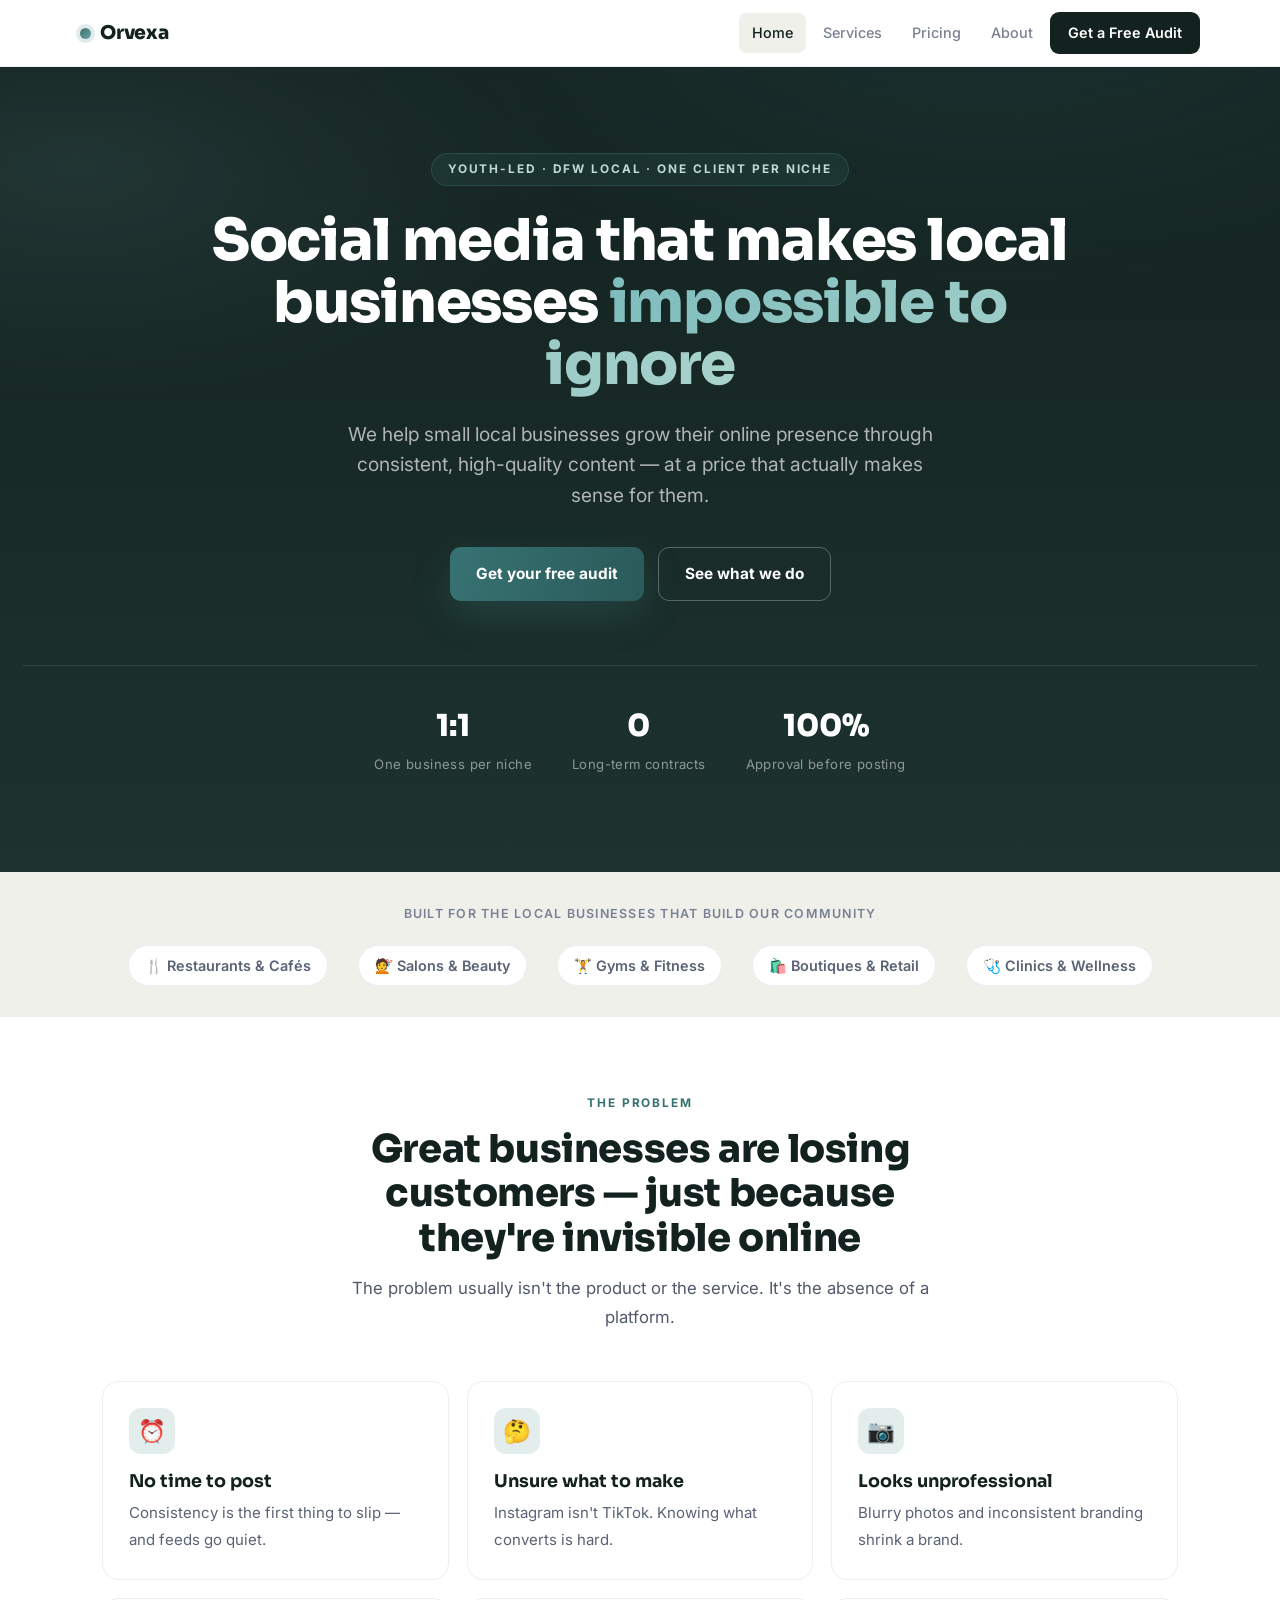
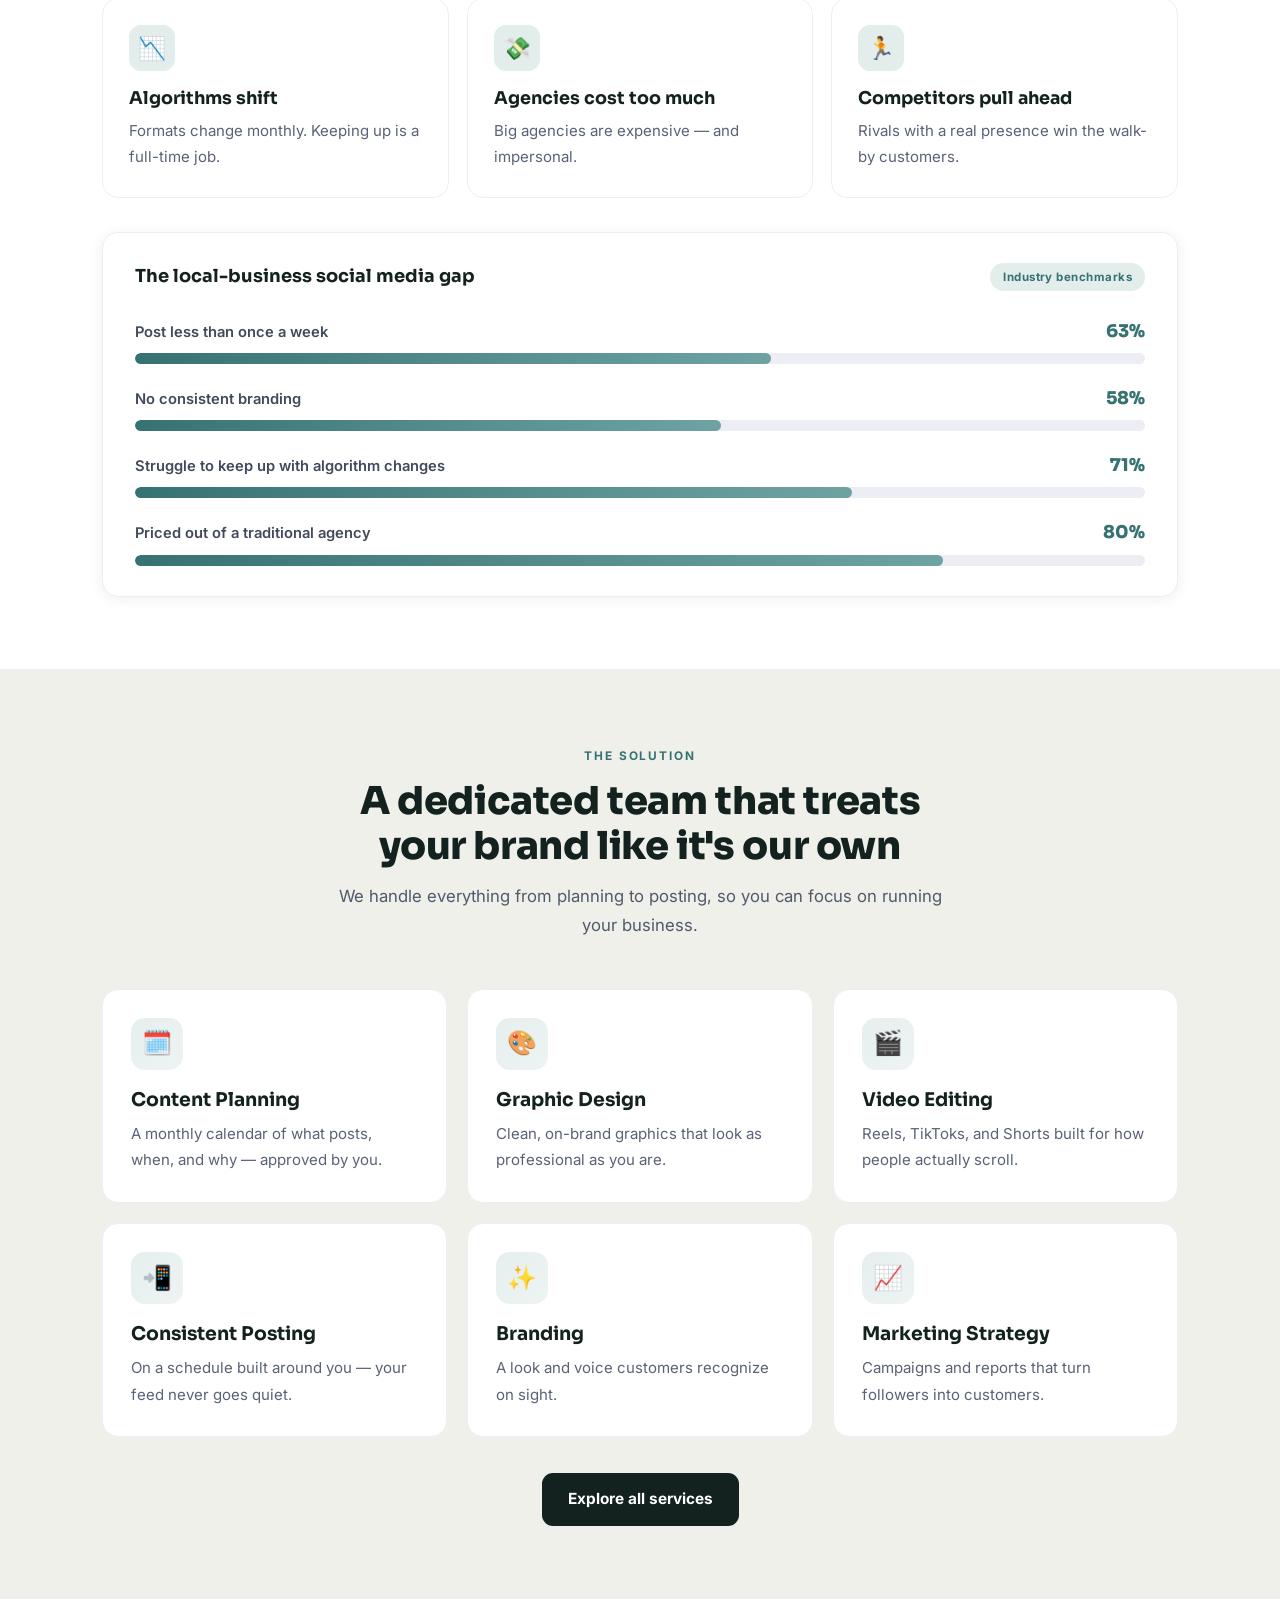
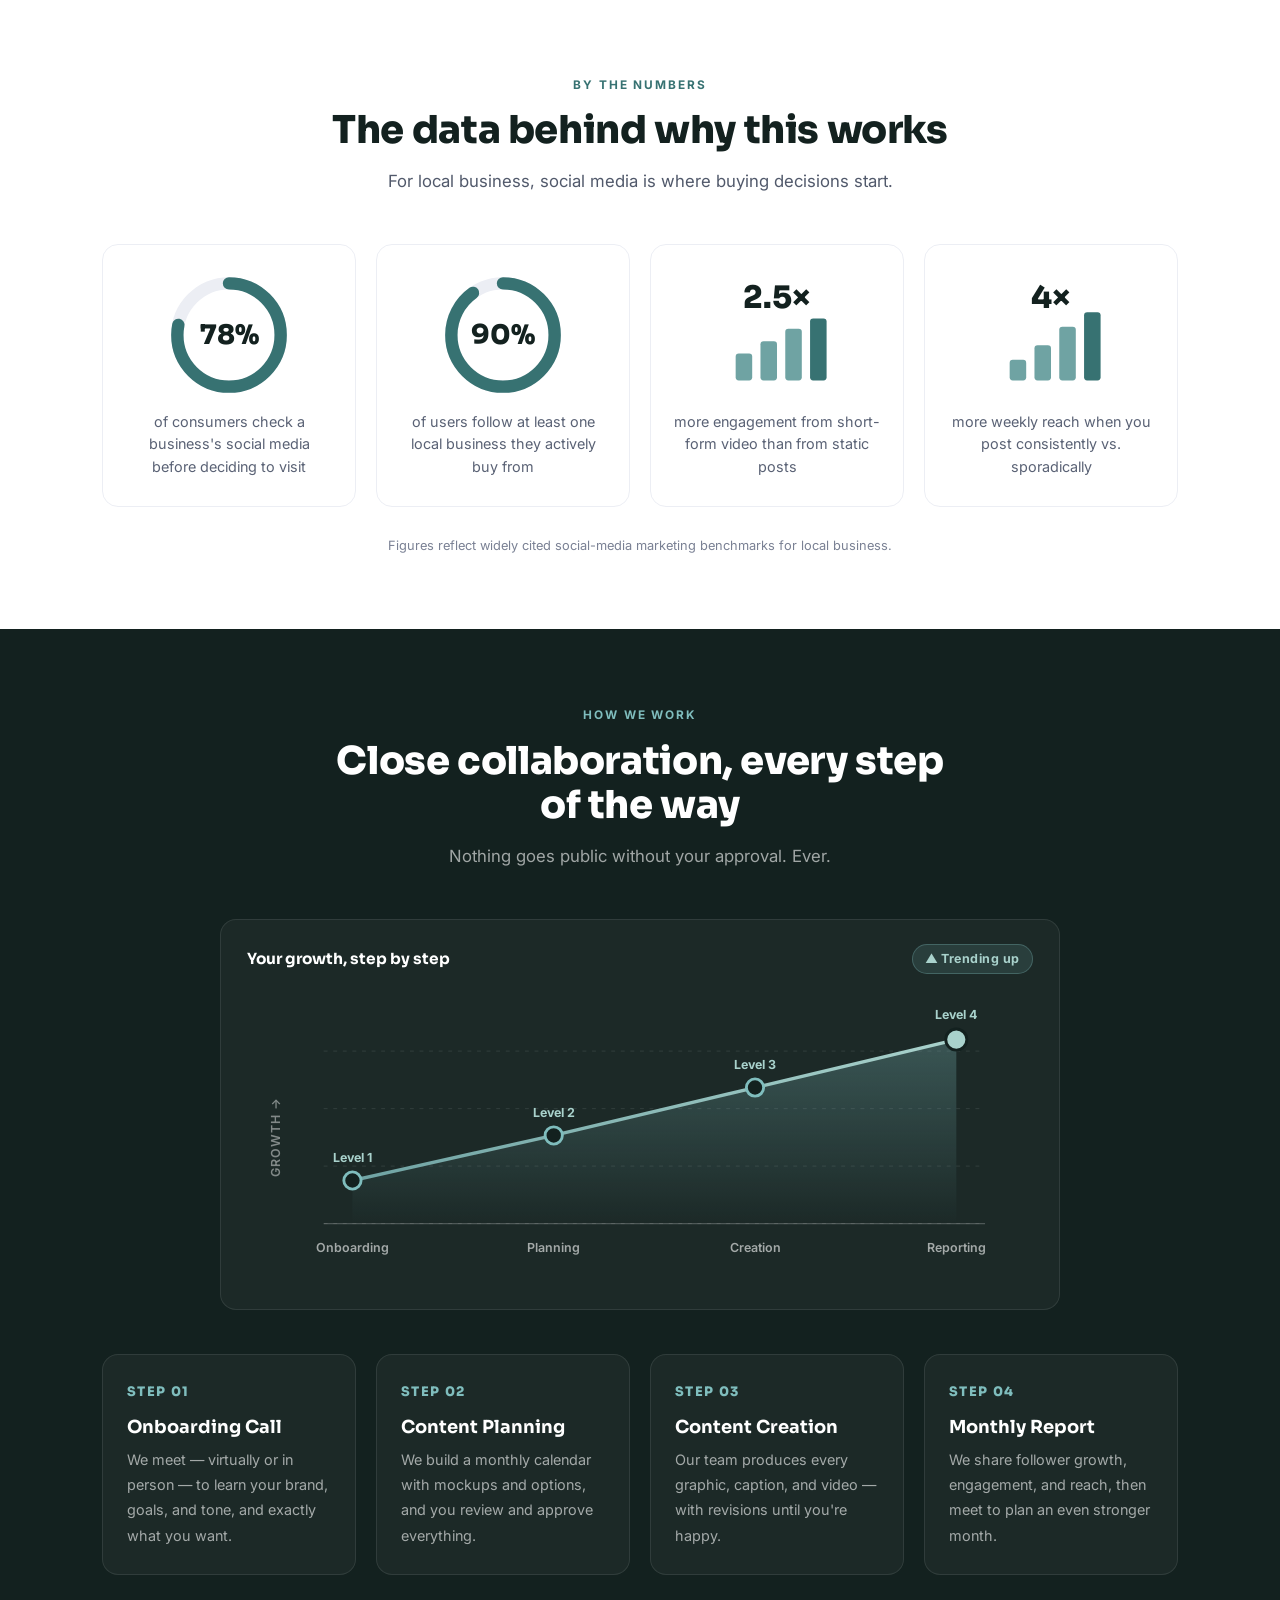
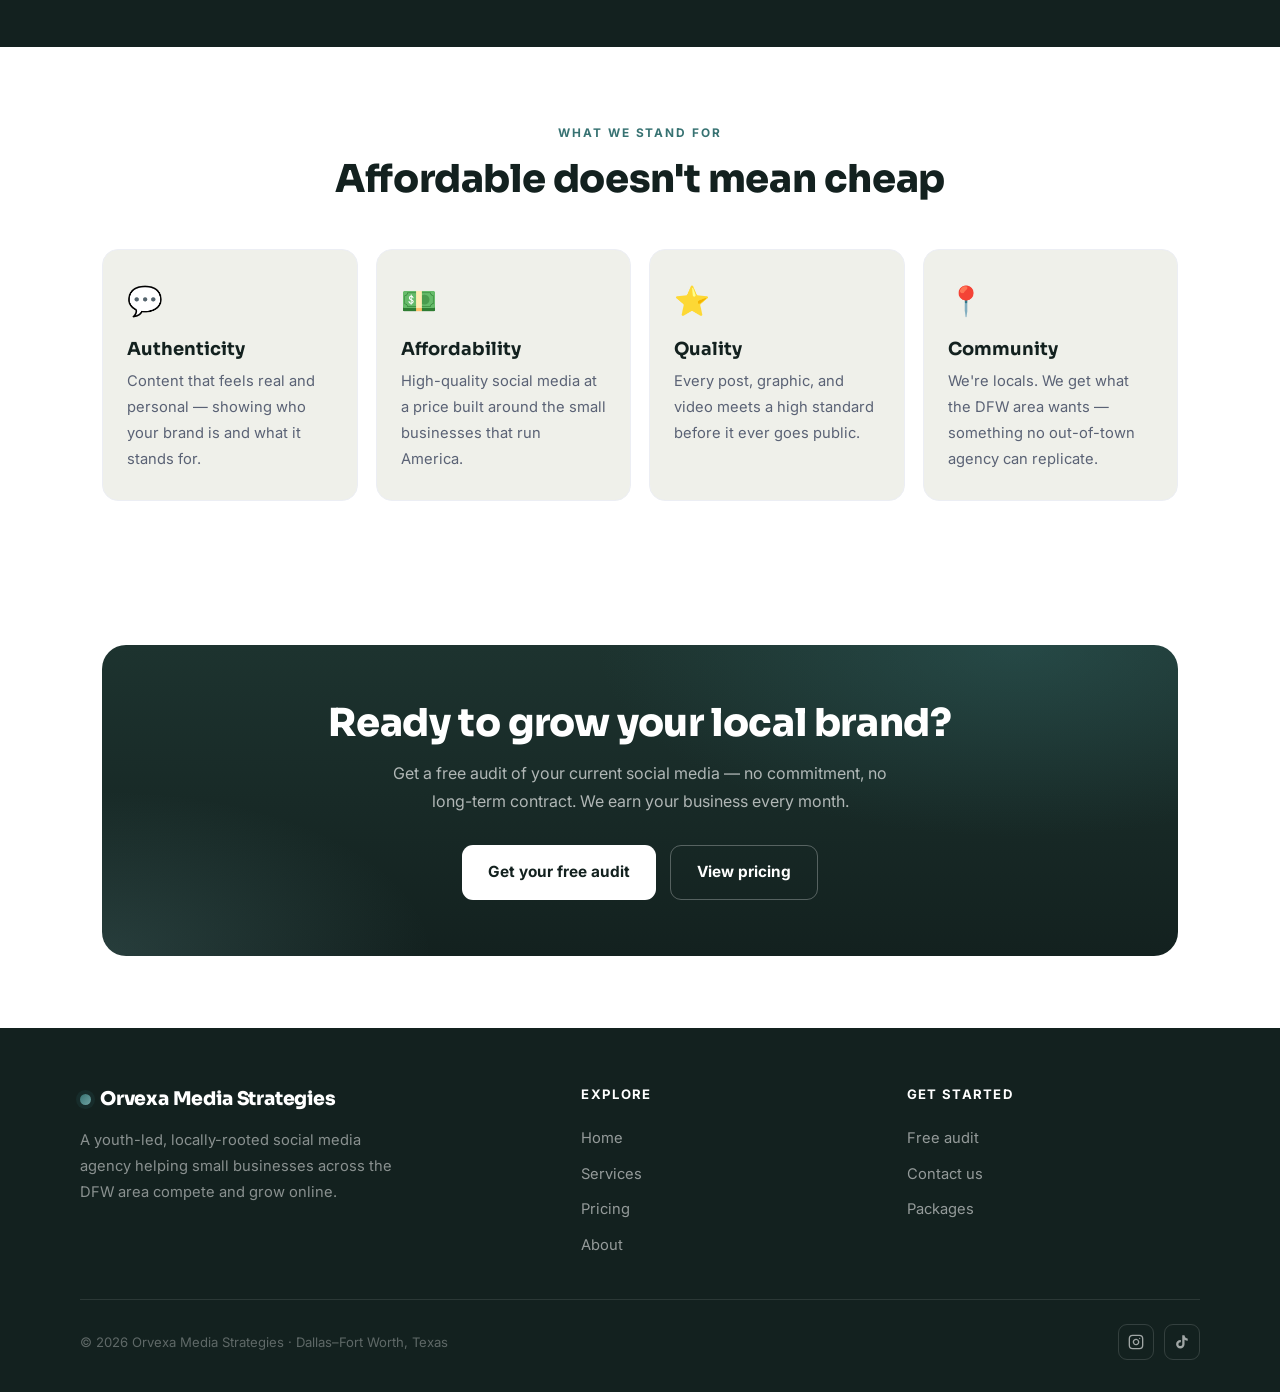
<file: index.html>
<!DOCTYPE html>
<html lang="en">
<head>
  <meta charset="UTF-8" />
  <meta name="viewport" content="width=device-width, initial-scale=1.0" />
  <title>Orvexa Media Strategies — Social media growth for local businesses</title>
  <meta name="description" content="Orvexa Media Strategies is a youth-led, locally-rooted social media agency in the DFW area. Affordable, high-quality content, branding, and marketing for small local businesses." />
  <link rel="stylesheet" href="css/styles.css" />
</head>
<body>

  <!-- NAV -->
  <nav class="nav">
    <div class="nav__inner">
      <a href="index.html" class="nav__logo"><span class="dot"></span>Orvexa</a>
      <div class="nav__links">
        <a href="index.html">Home</a>
        <a href="services.html">Services</a>
        <a href="pricing.html">Pricing</a>
        <a href="about.html">About</a>
        <a href="contact.html" class="nav__cta">Get a Free Audit</a>
      </div>
      <button class="nav__hamburger" aria-label="Menu"><span></span><span></span><span></span></button>
    </div>
    <div class="nav__mobile">
      <a href="index.html">Home</a>
      <a href="services.html">Services</a>
      <a href="pricing.html">Pricing</a>
      <a href="about.html">About</a>
      <a href="contact.html" class="nav__cta">Get a Free Audit</a>
    </div>
  </nav>

  <!-- HERO -->
  <header class="hero">
    <div class="hero__eyebrow">Youth-led · DFW local · One client per niche</div>
    <h1>Social media that makes local businesses <span>impossible to ignore</span></h1>
    <p class="hero__tagline">We help small local businesses grow their online presence through consistent, high-quality content — at a price that actually makes sense for them.</p>
    <div class="hero__actions">
      <a href="contact.html" class="btn btn--primary">Get your free audit</a>
      <a href="services.html" class="btn btn--ghost">See what we do</a>
    </div>
    <div class="hero__stats">
      <div class="hero__stat"><strong>1:1</strong><span>One business per niche</span></div>
      <div class="hero__stat"><strong>0</strong><span>Long-term contracts</span></div>
      <div class="hero__stat"><strong>100%</strong><span>Approval before posting</span></div>
    </div>
  </header>

  <!-- TRUST STRIP -->
  <section class="trust">
    <p class="trust__label">Built for the local businesses that build our community</p>
    <div class="trust__row">
      <span class="trust__pill">🍴 Restaurants &amp; Cafés</span>
      <span class="trust__pill">💇 Salons &amp; Beauty</span>
      <span class="trust__pill">🏋️ Gyms &amp; Fitness</span>
      <span class="trust__pill">🛍️ Boutiques &amp; Retail</span>
      <span class="trust__pill">🩺 Clinics &amp; Wellness</span>
    </div>
  </section>

  <!-- PROBLEM -->
  <section class="section">
    <div class="container">
      <div class="section-head">
        <span class="eyebrow">The problem</span>
        <h2>Great businesses are losing customers — just because they're invisible online</h2>
        <p>The problem usually isn't the product or the service. It's the absence of a platform.</p>
      </div>
      <div class="problem-grid">
        <div class="problem-card reveal">
          <div class="problem-card__icon">⏰</div>
          <h3>No time to post</h3>
          <p>Consistency is the first thing to slip — and feeds go quiet.</p>
        </div>
        <div class="problem-card reveal" data-delay="60">
          <div class="problem-card__icon">🤔</div>
          <h3>Unsure what to make</h3>
          <p>Instagram isn't TikTok. Knowing what converts is hard.</p>
        </div>
        <div class="problem-card reveal" data-delay="120">
          <div class="problem-card__icon">📷</div>
          <h3>Looks unprofessional</h3>
          <p>Blurry photos and inconsistent branding shrink a brand.</p>
        </div>
        <div class="problem-card reveal">
          <div class="problem-card__icon">📉</div>
          <h3>Algorithms shift</h3>
          <p>Formats change monthly. Keeping up is a full-time job.</p>
        </div>
        <div class="problem-card reveal" data-delay="60">
          <div class="problem-card__icon">💸</div>
          <h3>Agencies cost too much</h3>
          <p>Big agencies are expensive — and impersonal.</p>
        </div>
        <div class="problem-card reveal" data-delay="120">
          <div class="problem-card__icon">🏃</div>
          <h3>Competitors pull ahead</h3>
          <p>Rivals with a real presence win the walk-by customers.</p>
        </div>
      </div>

      <div class="stat-panel reveal">
        <div class="stat-panel__head">
          <h3>The local-business social media gap</h3>
          <span class="stat-panel__tag">Industry benchmarks</span>
        </div>
        <div class="bar-row">
          <div class="bar-row__top"><span class="bar-row__label">Post less than once a week</span><span class="bar-row__val">63%</span></div>
          <div class="bar-row__track"><div class="bar-row__fill" style="width:63%"></div></div>
        </div>
        <div class="bar-row">
          <div class="bar-row__top"><span class="bar-row__label">No consistent branding</span><span class="bar-row__val">58%</span></div>
          <div class="bar-row__track"><div class="bar-row__fill" style="width:58%"></div></div>
        </div>
        <div class="bar-row">
          <div class="bar-row__top"><span class="bar-row__label">Struggle to keep up with algorithm changes</span><span class="bar-row__val">71%</span></div>
          <div class="bar-row__track"><div class="bar-row__fill" style="width:71%"></div></div>
        </div>
        <div class="bar-row">
          <div class="bar-row__top"><span class="bar-row__label">Priced out of a traditional agency</span><span class="bar-row__val">80%</span></div>
          <div class="bar-row__track"><div class="bar-row__fill" style="width:80%"></div></div>
        </div>
      </div>
    </div>
  </section>

  <!-- SOLUTION / SERVICES -->
  <section class="section" style="background: var(--gray-1); border-top: 1px solid var(--gray-2); border-bottom: 1px solid var(--gray-2);">
    <div class="container">
      <div class="section-head">
        <span class="eyebrow">The solution</span>
        <h2>A dedicated team that treats your brand like it's our own</h2>
        <p>We handle everything from planning to posting, so you can focus on running your business.</p>
      </div>
      <div class="services-grid">
        <div class="service-card reveal">
          <div class="service-card__icon">🗓️</div>
          <h3>Content Planning</h3>
          <p>A monthly calendar of what posts, when, and why — approved by you.</p>
        </div>
        <div class="service-card reveal" data-delay="60">
          <div class="service-card__icon">🎨</div>
          <h3>Graphic Design</h3>
          <p>Clean, on-brand graphics that look as professional as you are.</p>
        </div>
        <div class="service-card reveal" data-delay="120">
          <div class="service-card__icon">🎬</div>
          <h3>Video Editing</h3>
          <p>Reels, TikToks, and Shorts built for how people actually scroll.</p>
        </div>
        <div class="service-card reveal">
          <div class="service-card__icon">📲</div>
          <h3>Consistent Posting</h3>
          <p>On a schedule built around you — your feed never goes quiet.</p>
        </div>
        <div class="service-card reveal" data-delay="60">
          <div class="service-card__icon">✨</div>
          <h3>Branding</h3>
          <p>A look and voice customers recognize on sight.</p>
        </div>
        <div class="service-card reveal" data-delay="120">
          <div class="service-card__icon">📈</div>
          <h3>Marketing Strategy</h3>
          <p>Campaigns and reports that turn followers into customers.</p>
        </div>
      </div>
      <div class="center" style="margin-top:36px;">
        <a href="services.html" class="btn btn--dark">Explore all services</a>
      </div>
    </div>
  </section>

  <!-- BY THE NUMBERS -->
  <section class="section">
    <div class="container">
      <div class="section-head">
        <span class="eyebrow">By the numbers</span>
        <h2>The data behind why this works</h2>
        <p>For local business, social media is where buying decisions start.</p>
      </div>
      <div class="metric-grid">

        <div class="metric-card reveal">
          <div class="metric-card__viz">
            <svg viewBox="0 0 120 120" role="img" aria-label="78 percent">
              <circle class="ring-track" cx="60" cy="60" r="50" fill="none" stroke-width="12" />
              <circle class="ring-val" cx="60" cy="60" r="50" fill="none" stroke-width="12" stroke-linecap="round" stroke-dasharray="314.159" stroke-dashoffset="69.1" transform="rotate(-90 60 60)" />
              <text class="ring-text" x="60" y="69" text-anchor="middle" font-size="26">78%</text>
            </svg>
          </div>
          <p>of consumers check a business's social media before deciding to visit</p>
        </div>

        <div class="metric-card reveal" data-delay="60">
          <div class="metric-card__viz">
            <svg viewBox="0 0 120 120" role="img" aria-label="90 percent">
              <circle class="ring-track" cx="60" cy="60" r="50" fill="none" stroke-width="12" />
              <circle class="ring-val" cx="60" cy="60" r="50" fill="none" stroke-width="12" stroke-linecap="round" stroke-dasharray="314.159" stroke-dashoffset="31.4" transform="rotate(-90 60 60)" />
              <text class="ring-text" x="60" y="69" text-anchor="middle" font-size="26">90%</text>
            </svg>
          </div>
          <p>of users follow at least one local business they actively buy from</p>
        </div>

        <div class="metric-card reveal" data-delay="120">
          <div class="metric-card__viz">
            <svg viewBox="0 0 120 120" role="img" aria-label="2.5 times more engagement">
              <text class="ring-text" x="60" y="34" text-anchor="middle" font-size="30">2.5×</text>
              <g>
                <rect x="20" y="78" width="16" height="26" rx="3" fill="var(--cyan)" />
                <rect x="44" y="66" width="16" height="38" rx="3" fill="var(--cyan)" />
                <rect x="68" y="54" width="16" height="50" rx="3" fill="var(--cyan)" />
                <rect x="92" y="44" width="16" height="60" rx="3" fill="var(--violet)" />
              </g>
            </svg>
          </div>
          <p>more engagement from short-form video than from static posts</p>
        </div>

        <div class="metric-card reveal" data-delay="180">
          <div class="metric-card__viz">
            <svg viewBox="0 0 120 120" role="img" aria-label="4 times more reach">
              <text class="ring-text" x="60" y="34" text-anchor="middle" font-size="30">4×</text>
              <g>
                <rect x="20" y="84" width="16" height="20" rx="3" fill="var(--cyan)" />
                <rect x="44" y="70" width="16" height="34" rx="3" fill="var(--cyan)" />
                <rect x="68" y="52" width="16" height="52" rx="3" fill="var(--cyan)" />
                <rect x="92" y="38" width="16" height="66" rx="3" fill="var(--violet)" />
              </g>
            </svg>
          </div>
          <p>more weekly reach when you post consistently vs. sporadically</p>
        </div>

      </div>
      <p class="metric-note">Figures reflect widely cited social-media marketing benchmarks for local business.</p>
    </div>
  </section>

  <!-- PROCESS -->
  <section class="section process">
    <div class="container">
      <div class="section-head">
        <span class="eyebrow" style="color:#7FBDBD;">How we work</span>
        <h2>Close collaboration, every step of the way</h2>
        <p>Nothing goes public without your approval. Ever.</p>
      </div>

      <div class="process-chart reveal">
        <div class="process-chart__caption">
          <span>Your growth, step by step</span>
          <span class="process-chart__trend">▲ Trending up</span>
        </div>
        <svg viewBox="0 0 820 320" role="img" aria-label="Line graph showing steady growth rising across the four steps">
          <defs>
            <linearGradient id="pcArea" x1="0" y1="0" x2="0" y2="1">
              <stop offset="0%" stop-color="#7FBDBD" stop-opacity="0.30" />
              <stop offset="100%" stop-color="#7FBDBD" stop-opacity="0" />
            </linearGradient>
            <linearGradient id="pcLine" x1="0" y1="0" x2="1" y2="0">
              <stop offset="0%" stop-color="#6FA3A3" />
              <stop offset="100%" stop-color="#A9D2CC" />
            </linearGradient>
          </defs>

          <!-- horizontal level gridlines -->
          <g stroke="rgba(255,255,255,.10)" stroke-width="1" stroke-dasharray="4 6">
            <line x1="80" y1="70"  x2="770" y2="70" />
            <line x1="80" y1="130" x2="770" y2="130" />
            <line x1="80" y1="190" x2="770" y2="190" />
            <line x1="80" y1="250" x2="770" y2="250" />
          </g>

          <!-- baseline axis -->
          <line x1="80" y1="250" x2="770" y2="250" stroke="rgba(255,255,255,.22)" stroke-width="1.5" />

          <!-- y-axis growth label -->
          <text x="34" y="160" fill="rgba(255,255,255,.45)" font-size="13" font-weight="600" letter-spacing="1" transform="rotate(-90 34 160)" text-anchor="middle">GROWTH →</text>

          <!-- area under the line -->
          <path d="M110,205 L320,158 L530,108 L740,58 L740,250 L110,250 Z" fill="url(#pcArea)" />

          <!-- the rising line -->
          <polyline points="110,205 320,158 530,108 740,58" fill="none" stroke="url(#pcLine)" stroke-width="3.5" stroke-linecap="round" stroke-linejoin="round" />

          <!-- data points -->
          <g>
            <circle cx="110" cy="205" r="9" fill="#13211F" stroke="#7FBDBD" stroke-width="3" />
            <circle cx="320" cy="158" r="9" fill="#13211F" stroke="#7FBDBD" stroke-width="3" />
            <circle cx="530" cy="108" r="9" fill="#13211F" stroke="#7FBDBD" stroke-width="3" />
            <circle cx="740" cy="58"  r="11" fill="#A9D2CC" stroke="#13211F" stroke-width="3" />
          </g>

          <!-- level labels above each point -->
          <g fill="#A9D2CC" font-size="13" font-weight="700" text-anchor="middle">
            <text x="110" y="186">Level 1</text>
            <text x="320" y="139">Level 2</text>
            <text x="530" y="89">Level 3</text>
            <text x="740" y="36">Level 4</text>
          </g>

          <!-- step labels below baseline -->
          <g fill="rgba(255,255,255,.6)" font-size="13" font-weight="600" text-anchor="middle">
            <text x="110" y="280">Onboarding</text>
            <text x="320" y="280">Planning</text>
            <text x="530" y="280">Creation</text>
            <text x="740" y="280">Reporting</text>
          </g>
        </svg>
      </div>

      <div class="process-grid">
        <div class="process-step reveal">
          <div class="process-step__num">STEP 01</div>
          <h3>Onboarding Call</h3>
          <p>We meet — virtually or in person — to learn your brand, goals, and tone, and exactly what you want.</p>
        </div>
        <div class="process-step reveal" data-delay="60">
          <div class="process-step__num">STEP 02</div>
          <h3>Content Planning</h3>
          <p>We build a monthly calendar with mockups and options, and you review and approve everything.</p>
        </div>
        <div class="process-step reveal" data-delay="120">
          <div class="process-step__num">STEP 03</div>
          <h3>Content Creation</h3>
          <p>Our team produces every graphic, caption, and video — with revisions until you're happy.</p>
        </div>
        <div class="process-step reveal" data-delay="180">
          <div class="process-step__num">STEP 04</div>
          <h3>Monthly Report</h3>
          <p>We share follower growth, engagement, and reach, then meet to plan an even stronger month.</p>
        </div>
      </div>
    </div>
  </section>

  <!-- VALUES -->
  <section class="section">
    <div class="container">
      <div class="section-head">
        <span class="eyebrow">What we stand for</span>
        <h2>Affordable doesn't mean cheap</h2>
      </div>
      <div class="values-grid">
        <div class="value-card reveal">
          <div class="value-card__icon">💬</div>
          <h3>Authenticity</h3>
          <p>Content that feels real and personal — showing who your brand is and what it stands for.</p>
        </div>
        <div class="value-card reveal" data-delay="60">
          <div class="value-card__icon">💵</div>
          <h3>Affordability</h3>
          <p>High-quality social media at a price built around the small businesses that run America.</p>
        </div>
        <div class="value-card reveal" data-delay="120">
          <div class="value-card__icon">⭐</div>
          <h3>Quality</h3>
          <p>Every post, graphic, and video meets a high standard before it ever goes public.</p>
        </div>
        <div class="value-card reveal" data-delay="180">
          <div class="value-card__icon">📍</div>
          <h3>Community</h3>
          <p>We're locals. We get what the DFW area wants — something no out-of-town agency can replicate.</p>
        </div>
      </div>
    </div>
  </section>

  <!-- CTA -->
  <section class="section">
    <div class="container">
      <div class="cta-banner reveal">
        <h2>Ready to grow your local brand?</h2>
        <p>Get a free audit of your current social media — no commitment, no long-term contract. We earn your business every month.</p>
        <div class="hero__actions">
          <a href="contact.html" class="btn btn--light">Get your free audit</a>
          <a href="pricing.html" class="btn btn--ghost">View pricing</a>
        </div>
      </div>
    </div>
  </section>

  <!-- FOOTER -->
  <footer class="footer">
    <div class="footer__top">
      <div class="footer__brand">
        <div class="nav__logo"><span class="dot"></span>Orvexa Media Strategies</div>
        <p>A youth-led, locally-rooted social media agency helping small businesses across the DFW area compete and grow online.</p>
      </div>
      <div class="footer__col">
        <h4>Explore</h4>
        <a href="index.html">Home</a>
        <a href="services.html">Services</a>
        <a href="pricing.html">Pricing</a>
        <a href="about.html">About</a>
      </div>
      <div class="footer__col">
        <h4>Get started</h4>
        <a href="contact.html">Free audit</a>
        <a href="contact.html">Contact us</a>
        <a href="pricing.html">Packages</a>
      </div>
    </div>
    <div class="footer__bottom">
      <span class="footer__copy">© 2026 Orvexa Media Strategies · Dallas–Fort Worth, Texas</span>
      <div class="footer__socials">
        <a href="#" aria-label="Instagram"><svg width="16" height="16" viewBox="0 0 24 24" fill="none" stroke="currentColor" stroke-width="2" stroke-linecap="round" stroke-linejoin="round"><rect x="2" y="2" width="20" height="20" rx="5"/><path d="M16 11.37A4 4 0 1 1 12.63 8 4 4 0 0 1 16 11.37z"/><line x1="17.5" y1="6.5" x2="17.51" y2="6.5"/></svg></a>
        <a href="#" aria-label="TikTok"><svg width="16" height="16" viewBox="0 0 24 24" fill="currentColor"><path d="M19.59 6.69a4.83 4.83 0 01-3.77-4.25V2h-3.45v13.67a2.89 2.89 0 01-2.88 2.5 2.89 2.89 0 01-2.89-2.89 2.89 2.89 0 012.89-2.89c.28 0 .54.04.79.1V9.01a6.33 6.33 0 00-.79-.05 6.34 6.34 0 00-6.34 6.34 6.34 6.34 0 006.34 6.34 6.34 6.34 0 006.33-6.34V8.69a8.18 8.18 0 004.78 1.52V6.76a4.85 4.85 0 01-1.01-.07z"/></svg></a>
      </div>
    </div>
  </footer>

  <script src="js/main.js"></script>
</body>
</html>
</file>
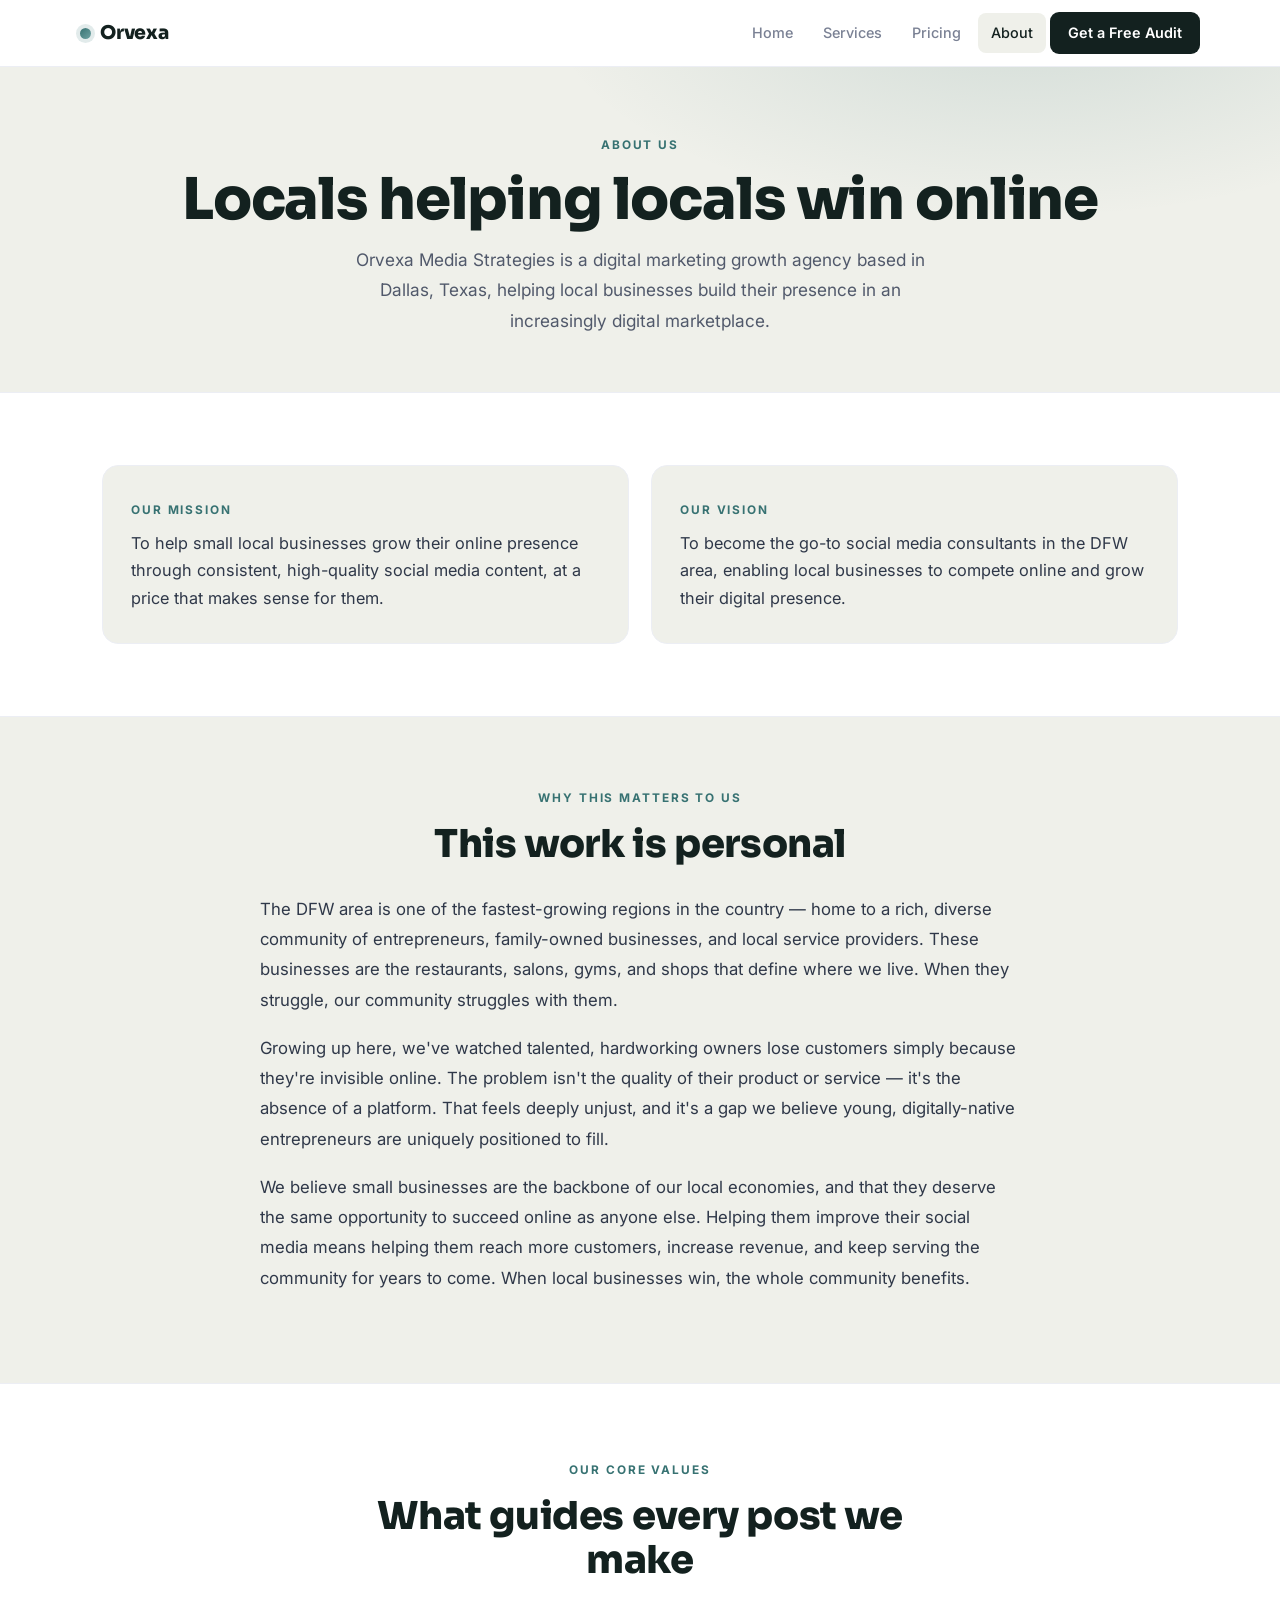
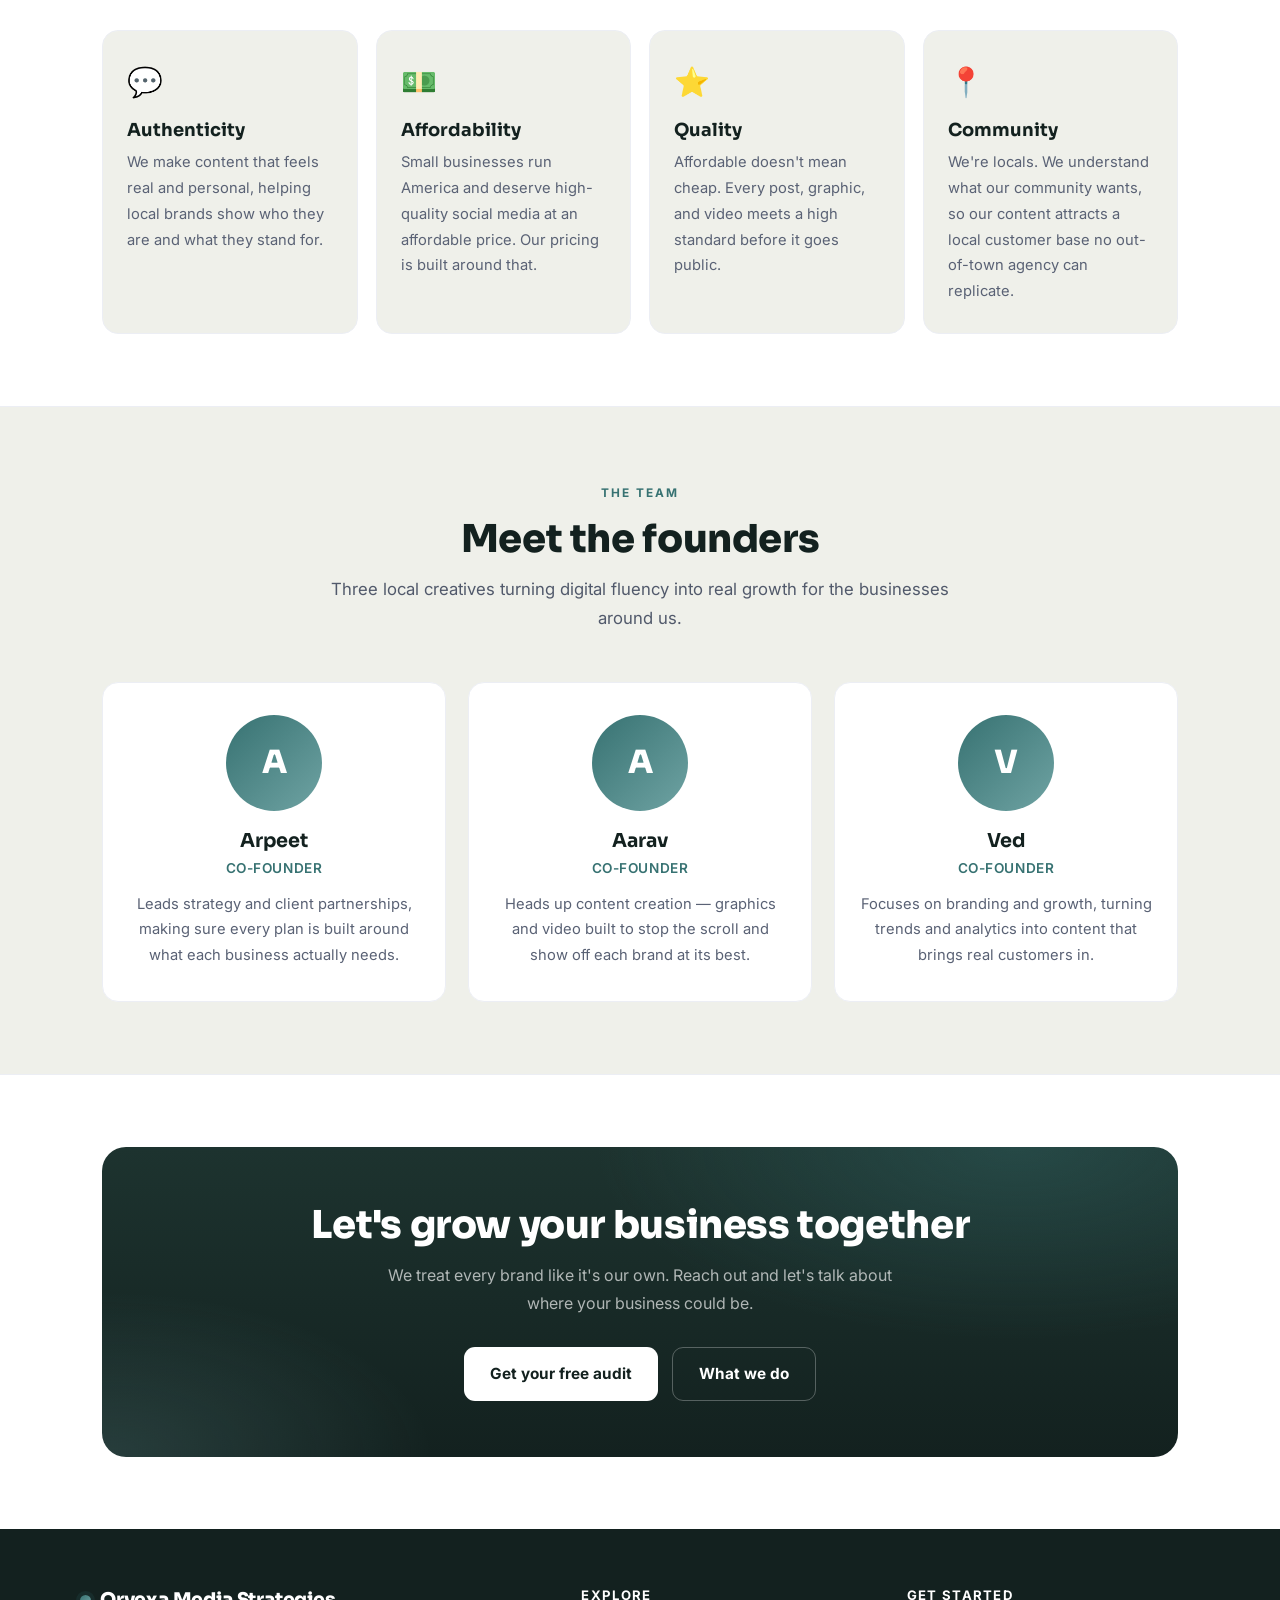
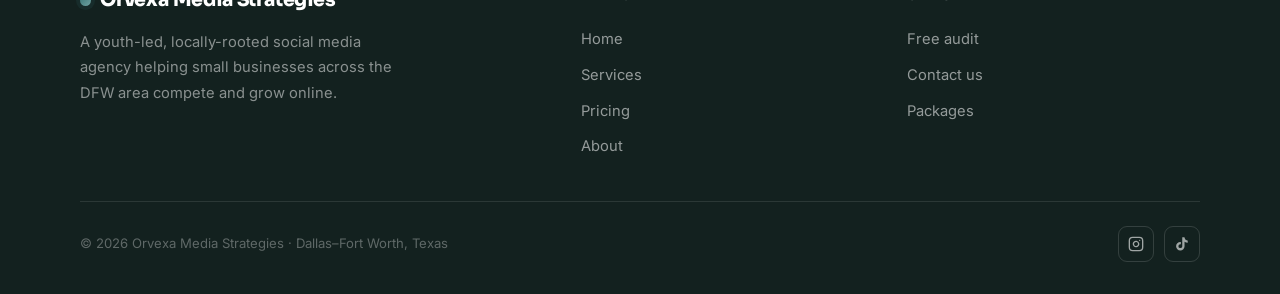
<file: about.html>
<!DOCTYPE html>
<html lang="en">
<head>
  <meta charset="UTF-8" />
  <meta name="viewport" content="width=device-width, initial-scale=1.0" />
  <title>About — Orvexa Media Strategies</title>
  <meta name="description" content="Orvexa Media Strategies is a youth-led social media agency founded by Arpeet, Aarav, and Ved to help local DFW businesses compete and grow online." />
  <link rel="stylesheet" href="css/styles.css" />
</head>
<body>

  <!-- NAV -->
  <nav class="nav">
    <div class="nav__inner">
      <a href="index.html" class="nav__logo"><span class="dot"></span>Orvexa</a>
      <div class="nav__links">
        <a href="index.html">Home</a>
        <a href="services.html">Services</a>
        <a href="pricing.html">Pricing</a>
        <a href="about.html">About</a>
        <a href="contact.html" class="nav__cta">Get a Free Audit</a>
      </div>
      <button class="nav__hamburger" aria-label="Menu"><span></span><span></span><span></span></button>
    </div>
    <div class="nav__mobile">
      <a href="index.html">Home</a>
      <a href="services.html">Services</a>
      <a href="pricing.html">Pricing</a>
      <a href="about.html">About</a>
      <a href="contact.html" class="nav__cta">Get a Free Audit</a>
    </div>
  </nav>

  <!-- PAGE HEADER -->
  <header class="page-header">
    <span class="eyebrow">About us</span>
    <h1>Locals helping locals win online</h1>
    <p>Orvexa Media Strategies is a digital marketing growth agency based in Dallas, Texas, helping local businesses build their presence in an increasingly digital marketplace.</p>
  </header>

  <!-- MISSION / VISION -->
  <section class="section">
    <div class="container">
      <div class="mission-card">
        <div class="mv-box reveal">
          <span class="eyebrow">Our mission</span>
          <p>To help small local businesses grow their online presence through consistent, high-quality social media content, at a price that makes sense for them.</p>
        </div>
        <div class="mv-box reveal" data-delay="60">
          <span class="eyebrow">Our vision</span>
          <p>To become the go-to social media consultants in the DFW area, enabling local businesses to compete online and grow their digital presence.</p>
        </div>
      </div>
    </div>
  </section>

  <!-- STORY -->
  <section class="section" style="background: var(--gray-1); border-top: 1px solid var(--gray-2); border-bottom: 1px solid var(--gray-2);">
    <div class="container">
      <div class="prose">
        <span class="eyebrow center" style="display:block; text-align:center;">Why this matters to us</span>
        <h2 class="center" style="margin-bottom:28px;">This work is personal</h2>
        <p>The DFW area is one of the fastest-growing regions in the country — home to a rich, diverse community of entrepreneurs, family-owned businesses, and local service providers. These businesses are the restaurants, salons, gyms, and shops that define where we live. When they struggle, our community struggles with them.</p>
        <p>Growing up here, we've watched talented, hardworking owners lose customers simply because they're invisible online. The problem isn't the quality of their product or service — it's the absence of a platform. That feels deeply unjust, and it's a gap we believe young, digitally-native entrepreneurs are uniquely positioned to fill.</p>
        <p>We believe small businesses are the backbone of our local economies, and that they deserve the same opportunity to succeed online as anyone else. Helping them improve their social media means helping them reach more customers, increase revenue, and keep serving the community for years to come. When local businesses win, the whole community benefits.</p>
      </div>
    </div>
  </section>

  <!-- VALUES -->
  <section class="section">
    <div class="container">
      <div class="section-head">
        <span class="eyebrow">Our core values</span>
        <h2>What guides every post we make</h2>
      </div>
      <div class="values-grid">
        <div class="value-card reveal">
          <div class="value-card__icon">💬</div>
          <h3>Authenticity</h3>
          <p>We make content that feels real and personal, helping local brands show who they are and what they stand for.</p>
        </div>
        <div class="value-card reveal" data-delay="60">
          <div class="value-card__icon">💵</div>
          <h3>Affordability</h3>
          <p>Small businesses run America and deserve high-quality social media at an affordable price. Our pricing is built around that.</p>
        </div>
        <div class="value-card reveal" data-delay="120">
          <div class="value-card__icon">⭐</div>
          <h3>Quality</h3>
          <p>Affordable doesn't mean cheap. Every post, graphic, and video meets a high standard before it goes public.</p>
        </div>
        <div class="value-card reveal" data-delay="180">
          <div class="value-card__icon">📍</div>
          <h3>Community</h3>
          <p>We're locals. We understand what our community wants, so our content attracts a local customer base no out-of-town agency can replicate.</p>
        </div>
      </div>
    </div>
  </section>

  <!-- TEAM -->
  <section class="section" style="background: var(--gray-1); border-top: 1px solid var(--gray-2); border-bottom: 1px solid var(--gray-2);">
    <div class="container">
      <div class="section-head">
        <span class="eyebrow">The team</span>
        <h2>Meet the founders</h2>
        <p>Three local creatives turning digital fluency into real growth for the businesses around us.</p>
      </div>
      <div class="team-grid">
        <div class="team-card reveal">
          <div class="team-card__avatar">A</div>
          <h3>Arpeet</h3>
          <div class="team-card__role">Co-Founder</div>
          <p>Leads strategy and client partnerships, making sure every plan is built around what each business actually needs.</p>
        </div>
        <div class="team-card reveal" data-delay="60">
          <div class="team-card__avatar">A</div>
          <h3>Aarav</h3>
          <div class="team-card__role">Co-Founder</div>
          <p>Heads up content creation — graphics and video built to stop the scroll and show off each brand at its best.</p>
        </div>
        <div class="team-card reveal" data-delay="120">
          <div class="team-card__avatar">V</div>
          <h3>Ved</h3>
          <div class="team-card__role">Co-Founder</div>
          <p>Focuses on branding and growth, turning trends and analytics into content that brings real customers in.</p>
        </div>
      </div>
    </div>
  </section>

  <!-- CTA -->
  <section class="section">
    <div class="container">
      <div class="cta-banner reveal">
        <h2>Let's grow your business together</h2>
        <p>We treat every brand like it's our own. Reach out and let's talk about where your business could be.</p>
        <div class="hero__actions">
          <a href="contact.html" class="btn btn--light">Get your free audit</a>
          <a href="services.html" class="btn btn--ghost">What we do</a>
        </div>
      </div>
    </div>
  </section>

  <!-- FOOTER -->
  <footer class="footer">
    <div class="footer__top">
      <div class="footer__brand">
        <div class="nav__logo"><span class="dot"></span>Orvexa Media Strategies</div>
        <p>A youth-led, locally-rooted social media agency helping small businesses across the DFW area compete and grow online.</p>
      </div>
      <div class="footer__col">
        <h4>Explore</h4>
        <a href="index.html">Home</a>
        <a href="services.html">Services</a>
        <a href="pricing.html">Pricing</a>
        <a href="about.html">About</a>
      </div>
      <div class="footer__col">
        <h4>Get started</h4>
        <a href="contact.html">Free audit</a>
        <a href="contact.html">Contact us</a>
        <a href="pricing.html">Packages</a>
      </div>
    </div>
    <div class="footer__bottom">
      <span class="footer__copy">© 2026 Orvexa Media Strategies · Dallas–Fort Worth, Texas</span>
      <div class="footer__socials">
        <a href="#" aria-label="Instagram"><svg width="16" height="16" viewBox="0 0 24 24" fill="none" stroke="currentColor" stroke-width="2" stroke-linecap="round" stroke-linejoin="round"><rect x="2" y="2" width="20" height="20" rx="5"/><path d="M16 11.37A4 4 0 1 1 12.63 8 4 4 0 0 1 16 11.37z"/><line x1="17.5" y1="6.5" x2="17.51" y2="6.5"/></svg></a>
        <a href="#" aria-label="TikTok"><svg width="16" height="16" viewBox="0 0 24 24" fill="currentColor"><path d="M19.59 6.69a4.83 4.83 0 01-3.77-4.25V2h-3.45v13.67a2.89 2.89 0 01-2.88 2.5 2.89 2.89 0 01-2.89-2.89 2.89 2.89 0 012.89-2.89c.28 0 .54.04.79.1V9.01a6.33 6.33 0 00-.79-.05 6.34 6.34 0 00-6.34 6.34 6.34 6.34 0 006.34 6.34 6.34 6.34 0 006.33-6.34V8.69a8.18 8.18 0 004.78 1.52V6.76a4.85 4.85 0 01-1.01-.07z"/></svg></a>
      </div>
    </div>
  </footer>

  <script src="js/main.js"></script>
</body>
</html>
</file>
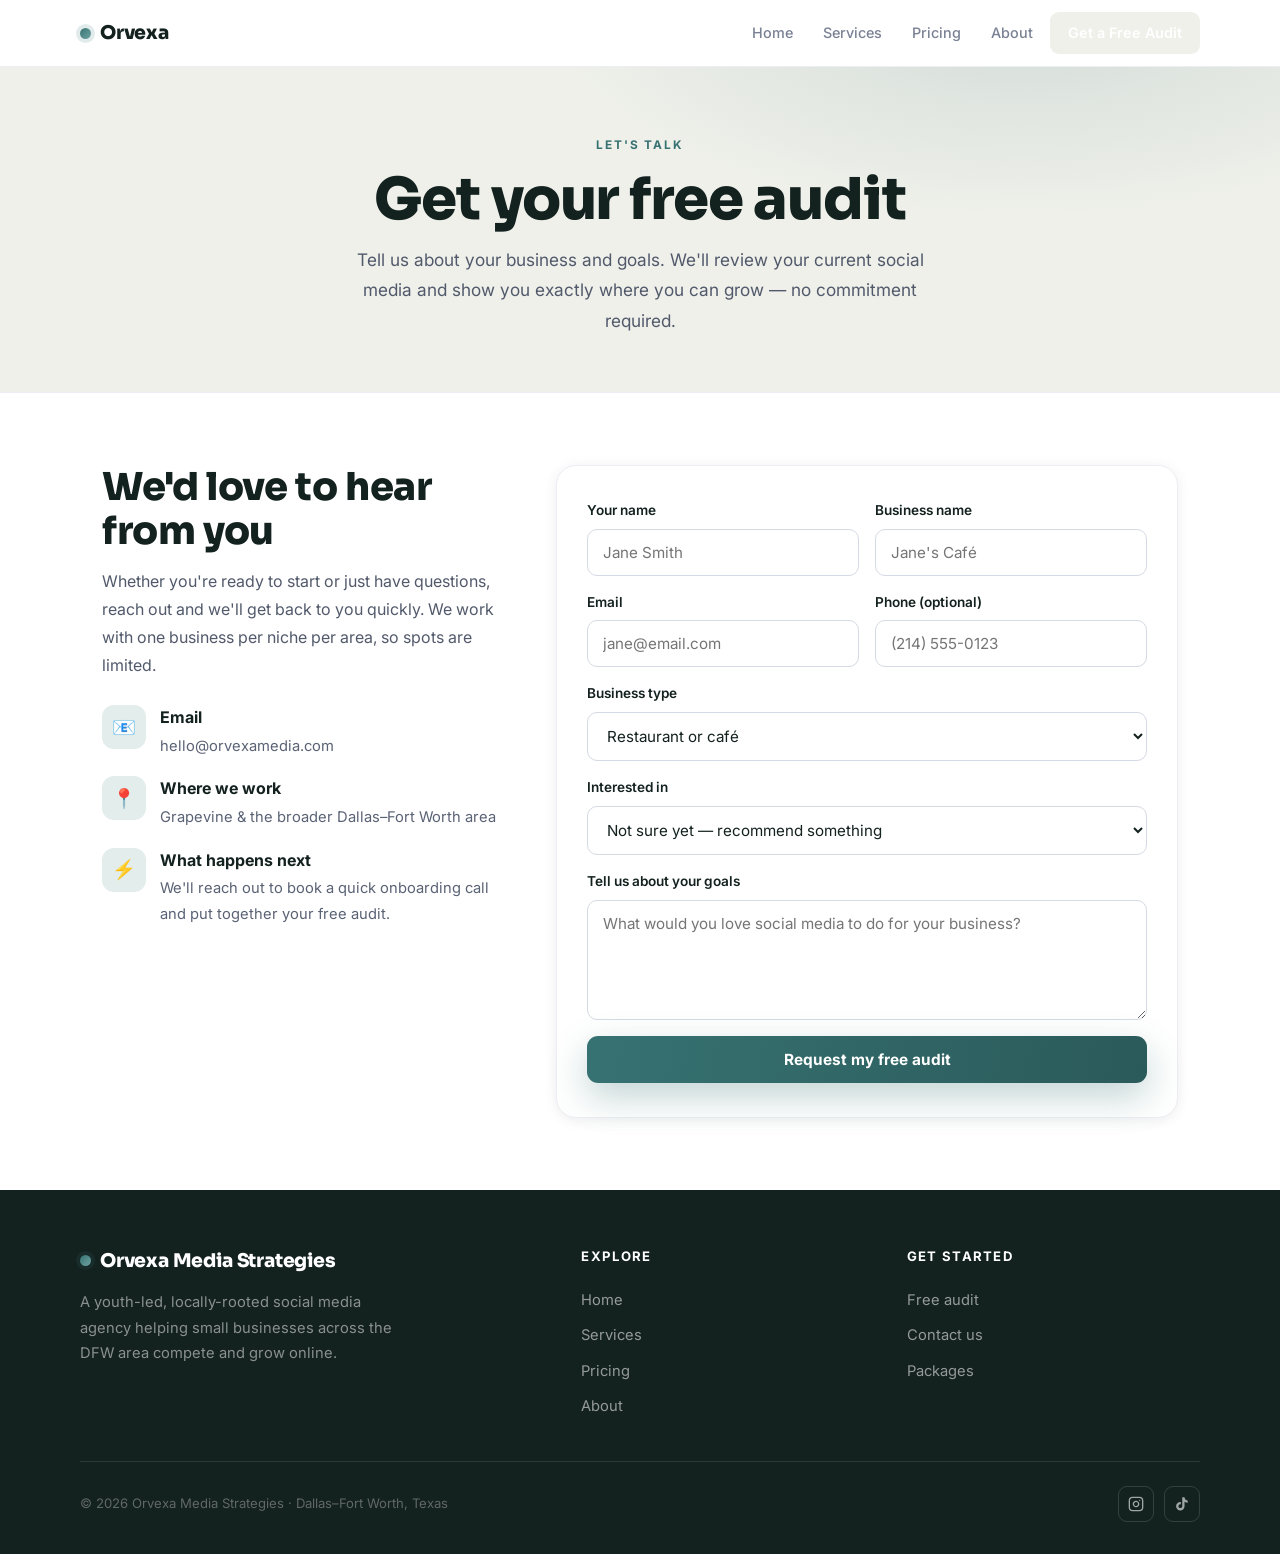
<file: contact.html>
<!DOCTYPE html>
<html lang="en">
<head>
  <meta charset="UTF-8" />
  <meta name="viewport" content="width=device-width, initial-scale=1.0" />
  <title>Get a Free Audit — Orvexa Media Strategies</title>
  <meta name="description" content="Get a free social media audit for your local business. Tell us about your brand and goals, and we'll show you exactly where you can grow." />
  <link rel="stylesheet" href="css/styles.css" />
</head>
<body>

  <!-- NAV -->
  <nav class="nav">
    <div class="nav__inner">
      <a href="index.html" class="nav__logo"><span class="dot"></span>Orvexa</a>
      <div class="nav__links">
        <a href="index.html">Home</a>
        <a href="services.html">Services</a>
        <a href="pricing.html">Pricing</a>
        <a href="about.html">About</a>
        <a href="contact.html" class="nav__cta">Get a Free Audit</a>
      </div>
      <button class="nav__hamburger" aria-label="Menu"><span></span><span></span><span></span></button>
    </div>
    <div class="nav__mobile">
      <a href="index.html">Home</a>
      <a href="services.html">Services</a>
      <a href="pricing.html">Pricing</a>
      <a href="about.html">About</a>
      <a href="contact.html" class="nav__cta">Get a Free Audit</a>
    </div>
  </nav>

  <!-- PAGE HEADER -->
  <header class="page-header">
    <span class="eyebrow">Let's talk</span>
    <h1>Get your free audit</h1>
    <p>Tell us about your business and goals. We'll review your current social media and show you exactly where you can grow — no commitment required.</p>
  </header>

  <!-- CONTACT -->
  <section class="section">
    <div class="container">
      <div class="contact-wrap">

        <div class="contact-info">
          <h2>We'd love to hear from you</h2>
          <p>Whether you're ready to start or just have questions, reach out and we'll get back to you quickly. We work with one business per niche per area, so spots are limited.</p>
          <div class="contact-list">
            <div class="contact-list__item">
              <div class="contact-list__icon">📧</div>
              <div>
                <h4>Email</h4>
                <a href="mailto:hello@orvexamedia.com">hello@orvexamedia.com</a>
              </div>
            </div>
            <div class="contact-list__item">
              <div class="contact-list__icon">📍</div>
              <div>
                <h4>Where we work</h4>
                <span>Grapevine &amp; the broader Dallas–Fort Worth area</span>
              </div>
            </div>
            <div class="contact-list__item">
              <div class="contact-list__icon">⚡</div>
              <div>
                <h4>What happens next</h4>
                <span>We'll reach out to book a quick onboarding call and put together your free audit.</span>
              </div>
            </div>
          </div>
        </div>

        <div class="form-card">
          <form class="contact-form">
            <div class="form-row">
              <div class="field">
                <label for="name">Your name</label>
                <input type="text" id="name" name="name" placeholder="Jane Smith" required />
              </div>
              <div class="field">
                <label for="business">Business name</label>
                <input type="text" id="business" name="business" placeholder="Jane's Café" required />
              </div>
            </div>
            <div class="form-row">
              <div class="field">
                <label for="email">Email</label>
                <input type="email" id="email" name="email" placeholder="jane@email.com" required />
              </div>
              <div class="field">
                <label for="phone">Phone (optional)</label>
                <input type="tel" id="phone" name="phone" placeholder="(214) 555-0123" />
              </div>
            </div>
            <div class="field">
              <label for="type">Business type</label>
              <select id="type" name="type">
                <option>Restaurant or café</option>
                <option>Salon or beauty business</option>
                <option>Gym or fitness studio</option>
                <option>Retail or boutique</option>
                <option>Clinic or wellness practice</option>
                <option>Other local business</option>
              </select>
            </div>
            <div class="field">
              <label for="package">Interested in</label>
              <select id="package" name="package">
                <option>Not sure yet — recommend something</option>
                <option>Starter ($150–250/mo)</option>
                <option>Standard ($300–500/mo)</option>
                <option>Premium ($600–1,000/mo)</option>
                <option>Custom plan</option>
              </select>
            </div>
            <div class="field">
              <label for="message">Tell us about your goals</label>
              <textarea id="message" name="message" placeholder="What would you love social media to do for your business?"></textarea>
            </div>
            <button type="submit" class="btn btn--primary btn--block">Request my free audit</button>
          </form>

          <div class="form-success">
            <div class="form-success__icon">✓</div>
            <h3>Thanks — we got it!</h3>
            <p>We'll be in touch shortly to set up your onboarding call and free audit. Talk soon!</p>
          </div>
        </div>

      </div>
    </div>
  </section>

  <!-- FOOTER -->
  <footer class="footer">
    <div class="footer__top">
      <div class="footer__brand">
        <div class="nav__logo"><span class="dot"></span>Orvexa Media Strategies</div>
        <p>A youth-led, locally-rooted social media agency helping small businesses across the DFW area compete and grow online.</p>
      </div>
      <div class="footer__col">
        <h4>Explore</h4>
        <a href="index.html">Home</a>
        <a href="services.html">Services</a>
        <a href="pricing.html">Pricing</a>
        <a href="about.html">About</a>
      </div>
      <div class="footer__col">
        <h4>Get started</h4>
        <a href="contact.html">Free audit</a>
        <a href="contact.html">Contact us</a>
        <a href="pricing.html">Packages</a>
      </div>
    </div>
    <div class="footer__bottom">
      <span class="footer__copy">© 2026 Orvexa Media Strategies · Dallas–Fort Worth, Texas</span>
      <div class="footer__socials">
        <a href="#" aria-label="Instagram"><svg width="16" height="16" viewBox="0 0 24 24" fill="none" stroke="currentColor" stroke-width="2" stroke-linecap="round" stroke-linejoin="round"><rect x="2" y="2" width="20" height="20" rx="5"/><path d="M16 11.37A4 4 0 1 1 12.63 8 4 4 0 0 1 16 11.37z"/><line x1="17.5" y1="6.5" x2="17.51" y2="6.5"/></svg></a>
        <a href="#" aria-label="TikTok"><svg width="16" height="16" viewBox="0 0 24 24" fill="currentColor"><path d="M19.59 6.69a4.83 4.83 0 01-3.77-4.25V2h-3.45v13.67a2.89 2.89 0 01-2.88 2.5 2.89 2.89 0 01-2.89-2.89 2.89 2.89 0 012.89-2.89c.28 0 .54.04.79.1V9.01a6.33 6.33 0 00-.79-.05 6.34 6.34 0 00-6.34 6.34 6.34 6.34 0 006.34 6.34 6.34 6.34 0 006.33-6.34V8.69a8.18 8.18 0 004.78 1.52V6.76a4.85 4.85 0 01-1.01-.07z"/></svg></a>
      </div>
    </div>
  </footer>

  <script src="js/main.js"></script>
</body>
</html>
</file>
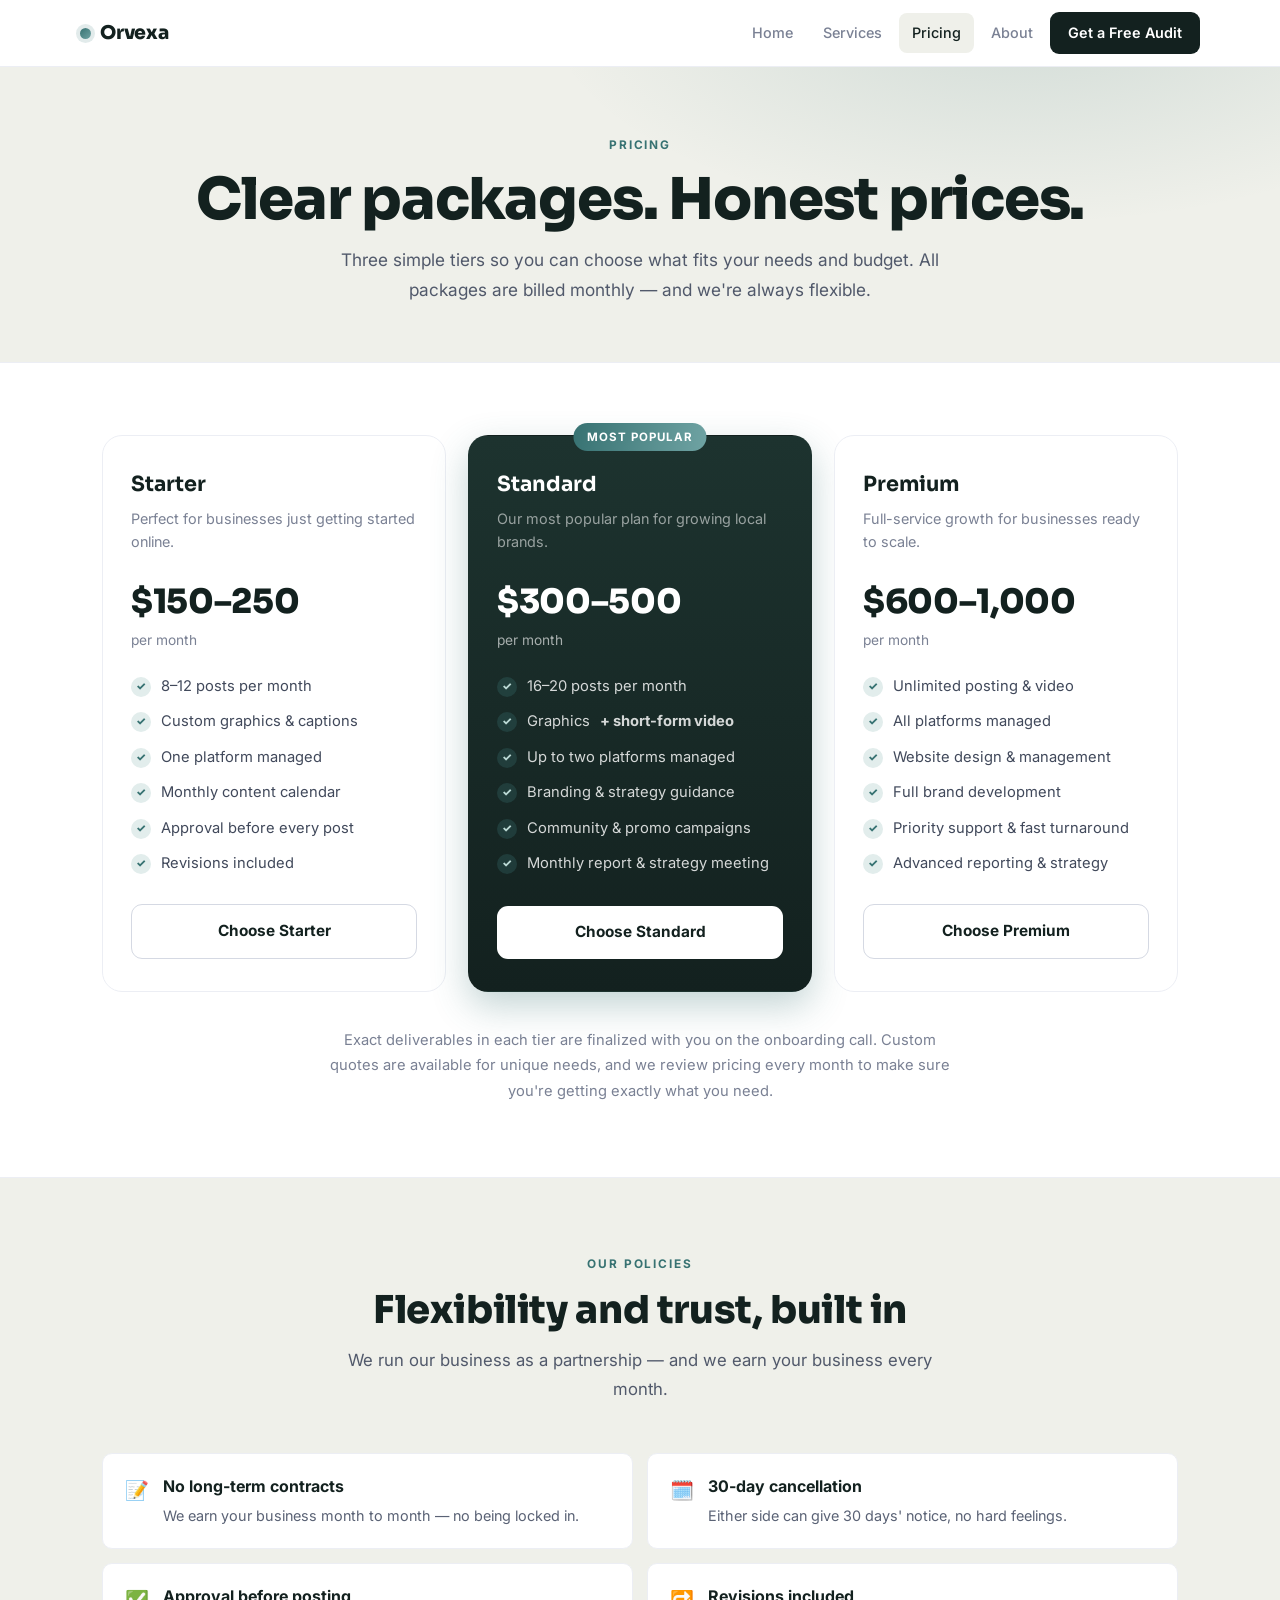
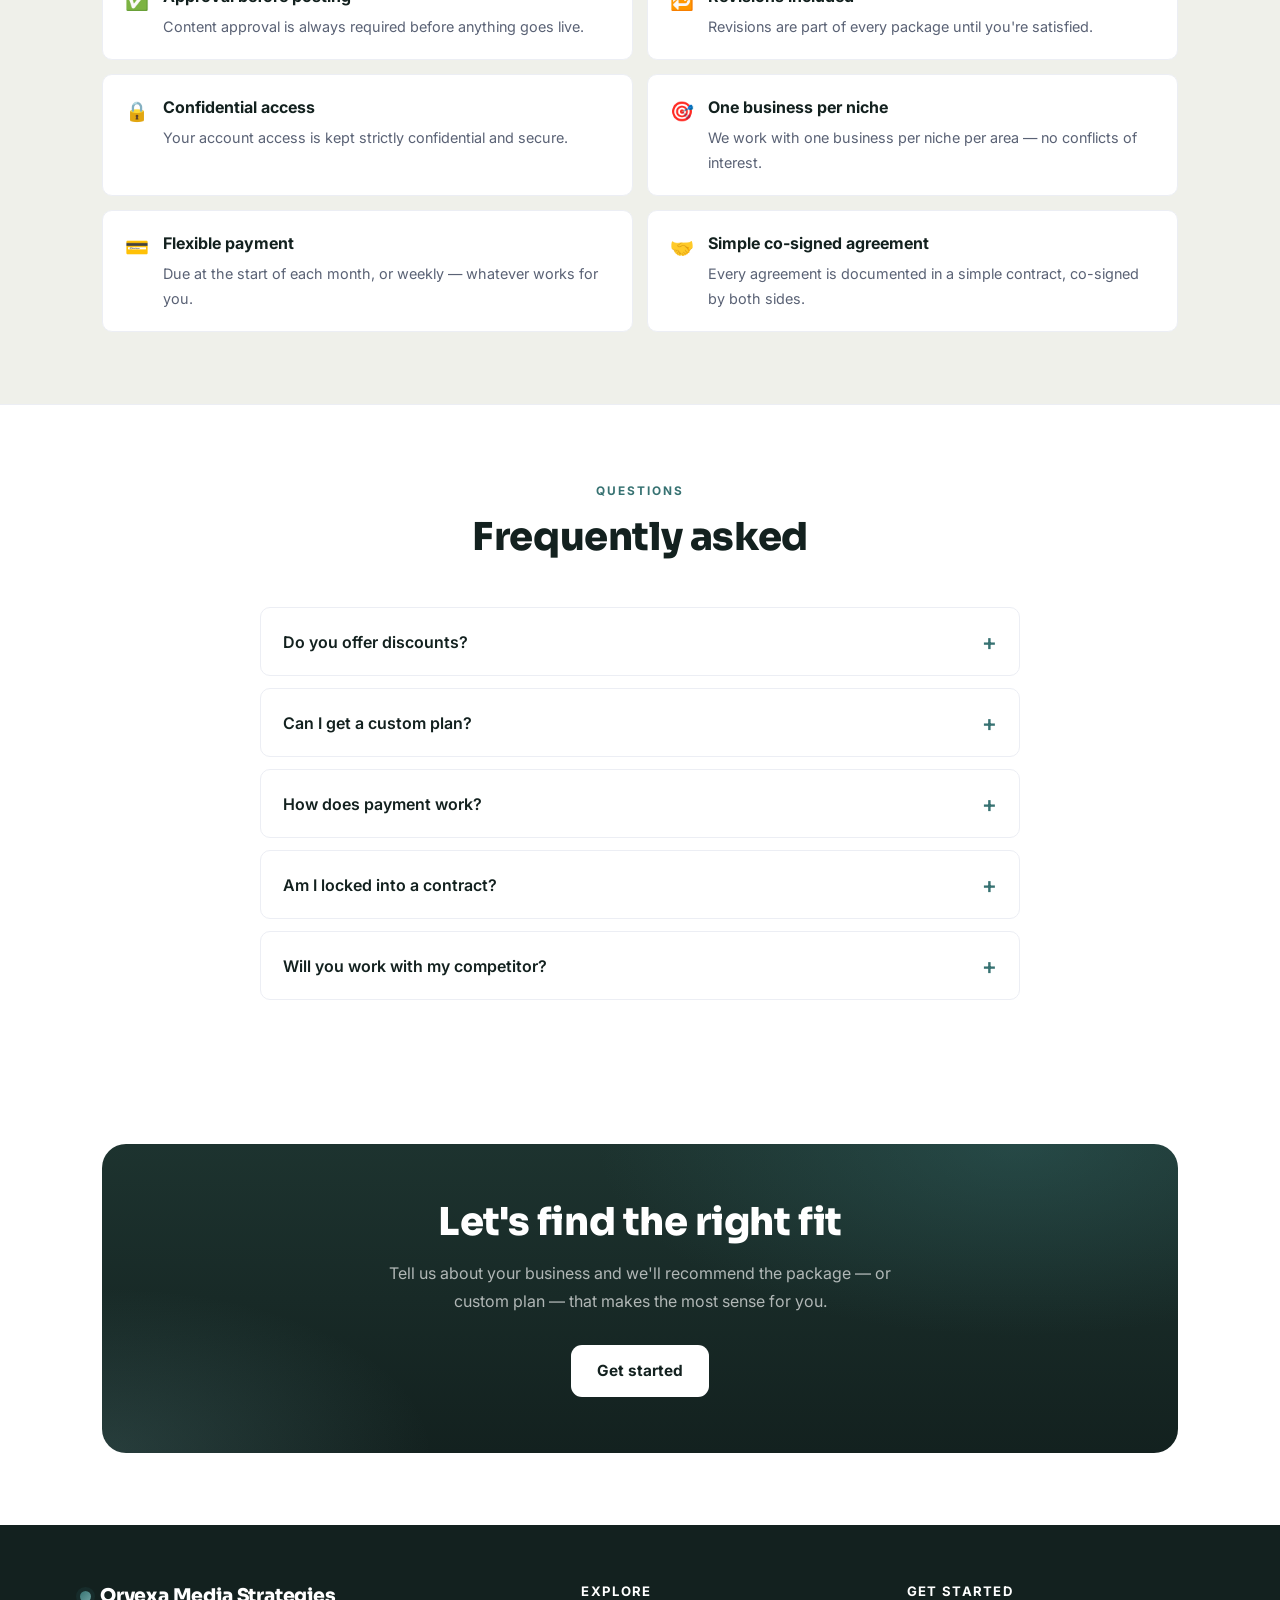
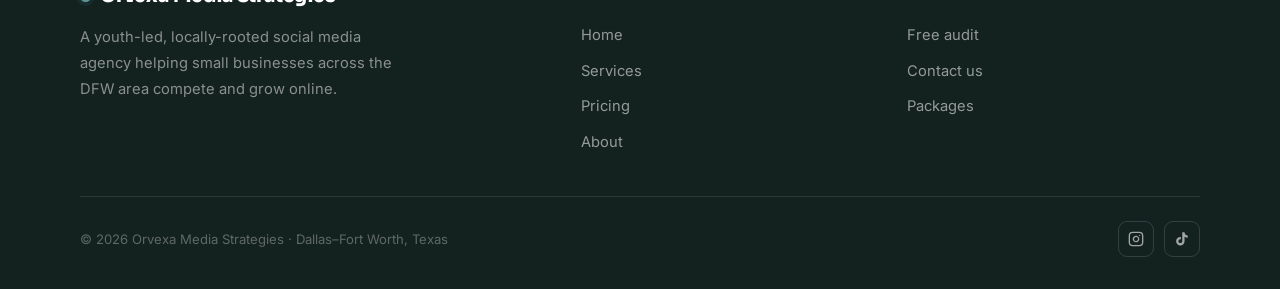
<file: pricing.html>
<!DOCTYPE html>
<html lang="en">
<head>
  <meta charset="UTF-8" />
  <meta name="viewport" content="width=device-width, initial-scale=1.0" />
  <title>Pricing — Orvexa Media Strategies</title>
  <meta name="description" content="Simple, affordable monthly social media packages for local businesses. Starter, Standard, and Premium tiers — no long-term contracts, cancel with 30 days' notice." />
  <link rel="stylesheet" href="css/styles.css" />
</head>
<body>

  <!-- NAV -->
  <nav class="nav">
    <div class="nav__inner">
      <a href="index.html" class="nav__logo"><span class="dot"></span>Orvexa</a>
      <div class="nav__links">
        <a href="index.html">Home</a>
        <a href="services.html">Services</a>
        <a href="pricing.html">Pricing</a>
        <a href="about.html">About</a>
        <a href="contact.html" class="nav__cta">Get a Free Audit</a>
      </div>
      <button class="nav__hamburger" aria-label="Menu"><span></span><span></span><span></span></button>
    </div>
    <div class="nav__mobile">
      <a href="index.html">Home</a>
      <a href="services.html">Services</a>
      <a href="pricing.html">Pricing</a>
      <a href="about.html">About</a>
      <a href="contact.html" class="nav__cta">Get a Free Audit</a>
    </div>
  </nav>

  <!-- PAGE HEADER -->
  <header class="page-header">
    <span class="eyebrow">Pricing</span>
    <h1>Clear packages. Honest prices.</h1>
    <p>Three simple tiers so you can choose what fits your needs and budget. All packages are billed monthly — and we're always flexible.</p>
  </header>

  <!-- PRICING -->
  <section class="section">
    <div class="container">
      <div class="pricing-grid">

        <!-- Starter -->
        <div class="price-card reveal">
          <div class="price-card__name">Starter</div>
          <div class="price-card__desc">Perfect for businesses just getting started online.</div>
          <div class="price-card__price">$150–250</div>
          <div class="price-card__period">per month</div>
          <ul class="price-card__list">
            <li><span class="price-card__check">✓</span>8–12 posts per month</li>
            <li><span class="price-card__check">✓</span>Custom graphics &amp; captions</li>
            <li><span class="price-card__check">✓</span>One platform managed</li>
            <li><span class="price-card__check">✓</span>Monthly content calendar</li>
            <li><span class="price-card__check">✓</span>Approval before every post</li>
            <li><span class="price-card__check">✓</span>Revisions included</li>
          </ul>
          <a href="contact.html" class="btn btn--outline btn--block">Choose Starter</a>
        </div>

        <!-- Standard -->
        <div class="price-card price-card--featured reveal" data-delay="60">
          <span class="price-badge">Most Popular</span>
          <div class="price-card__name">Standard</div>
          <div class="price-card__desc">Our most popular plan for growing local brands.</div>
          <div class="price-card__price">$300–500</div>
          <div class="price-card__period">per month</div>
          <ul class="price-card__list">
            <li><span class="price-card__check">✓</span>16–20 posts per month</li>
            <li><span class="price-card__check">✓</span>Graphics <strong>+ short-form video</strong></li>
            <li><span class="price-card__check">✓</span>Up to two platforms managed</li>
            <li><span class="price-card__check">✓</span>Branding &amp; strategy guidance</li>
            <li><span class="price-card__check">✓</span>Community &amp; promo campaigns</li>
            <li><span class="price-card__check">✓</span>Monthly report &amp; strategy meeting</li>
          </ul>
          <a href="contact.html" class="btn btn--light btn--block">Choose Standard</a>
        </div>

        <!-- Premium -->
        <div class="price-card reveal" data-delay="120">
          <div class="price-card__name">Premium</div>
          <div class="price-card__desc">Full-service growth for businesses ready to scale.</div>
          <div class="price-card__price">$600–1,000</div>
          <div class="price-card__period">per month</div>
          <ul class="price-card__list">
            <li><span class="price-card__check">✓</span>Unlimited posting &amp; video</li>
            <li><span class="price-card__check">✓</span>All platforms managed</li>
            <li><span class="price-card__check">✓</span>Website design &amp; management</li>
            <li><span class="price-card__check">✓</span>Full brand development</li>
            <li><span class="price-card__check">✓</span>Priority support &amp; fast turnaround</li>
            <li><span class="price-card__check">✓</span>Advanced reporting &amp; strategy</li>
          </ul>
          <a href="contact.html" class="btn btn--outline btn--block">Choose Premium</a>
        </div>

      </div>
      <p class="pricing-note">Exact deliverables in each tier are finalized with you on the onboarding call. Custom quotes are available for unique needs, and we review pricing every month to make sure you're getting exactly what you need.</p>
    </div>
  </section>

  <!-- POLICIES -->
  <section class="section" style="background: var(--gray-1); border-top: 1px solid var(--gray-2); border-bottom: 1px solid var(--gray-2);">
    <div class="container">
      <div class="section-head">
        <span class="eyebrow">Our policies</span>
        <h2>Flexibility and trust, built in</h2>
        <p>We run our business as a partnership — and we earn your business every month.</p>
      </div>
      <div class="policy-grid">
        <div class="policy-item reveal"><span class="policy-item__icon">📝</span><div><h4>No long-term contracts</h4><p>We earn your business month to month — no being locked in.</p></div></div>
        <div class="policy-item reveal" data-delay="60"><span class="policy-item__icon">🗓️</span><div><h4>30-day cancellation</h4><p>Either side can give 30 days' notice, no hard feelings.</p></div></div>
        <div class="policy-item reveal"><span class="policy-item__icon">✅</span><div><h4>Approval before posting</h4><p>Content approval is always required before anything goes live.</p></div></div>
        <div class="policy-item reveal" data-delay="60"><span class="policy-item__icon">🔁</span><div><h4>Revisions included</h4><p>Revisions are part of every package until you're satisfied.</p></div></div>
        <div class="policy-item reveal"><span class="policy-item__icon">🔒</span><div><h4>Confidential access</h4><p>Your account access is kept strictly confidential and secure.</p></div></div>
        <div class="policy-item reveal" data-delay="60"><span class="policy-item__icon">🎯</span><div><h4>One business per niche</h4><p>We work with one business per niche per area — no conflicts of interest.</p></div></div>
        <div class="policy-item reveal"><span class="policy-item__icon">💳</span><div><h4>Flexible payment</h4><p>Due at the start of each month, or weekly — whatever works for you.</p></div></div>
        <div class="policy-item reveal" data-delay="60"><span class="policy-item__icon">🤝</span><div><h4>Simple co-signed agreement</h4><p>Every agreement is documented in a simple contract, co-signed by both sides.</p></div></div>
      </div>
    </div>
  </section>

  <!-- FAQ -->
  <section class="section">
    <div class="container">
      <div class="section-head">
        <span class="eyebrow">Questions</span>
        <h2>Frequently asked</h2>
      </div>
      <div class="faq-list">
        <div class="faq-item">
          <button class="faq-q">Do you offer discounts? <span class="faq-q__plus">+</span></button>
          <div class="faq-a"><p>Yes. We often offer introductory discounts or trial packages so you can see real results and build trust before committing to a full plan.</p></div>
        </div>
        <div class="faq-item">
          <button class="faq-q">Can I get a custom plan? <span class="faq-q__plus">+</span></button>
          <div class="faq-a"><p>Absolutely. Custom quotes are available for clients with unique needs. We're very flexible on pricing and will work directly with you to build something that fits.</p></div>
        </div>
        <div class="faq-item">
          <button class="faq-q">How does payment work? <span class="faq-q__plus">+</span></button>
          <div class="faq-a"><p>Payment is due at the beginning of each month, or it can be paid weekly. We keep it simple and flexible.</p></div>
        </div>
        <div class="faq-item">
          <button class="faq-q">Am I locked into a contract? <span class="faq-q__plus">+</span></button>
          <div class="faq-a"><p>No long-term contracts are required. There's a simple co-signed agreement, and either side can cancel with 30 days' notice.</p></div>
        </div>
        <div class="faq-item">
          <button class="faq-q">Will you work with my competitor? <span class="faq-q__plus">+</span></button>
          <div class="faq-a"><p>Never. We operate on a strict one-business-per-niche-per-area model, so you'll never share us with a direct competitor.</p></div>
        </div>
      </div>
    </div>
  </section>

  <!-- CTA -->
  <section class="section">
    <div class="container">
      <div class="cta-banner reveal">
        <h2>Let's find the right fit</h2>
        <p>Tell us about your business and we'll recommend the package — or custom plan — that makes the most sense for you.</p>
        <div class="hero__actions">
          <a href="contact.html" class="btn btn--light">Get started</a>
        </div>
      </div>
    </div>
  </section>

  <!-- FOOTER -->
  <footer class="footer">
    <div class="footer__top">
      <div class="footer__brand">
        <div class="nav__logo"><span class="dot"></span>Orvexa Media Strategies</div>
        <p>A youth-led, locally-rooted social media agency helping small businesses across the DFW area compete and grow online.</p>
      </div>
      <div class="footer__col">
        <h4>Explore</h4>
        <a href="index.html">Home</a>
        <a href="services.html">Services</a>
        <a href="pricing.html">Pricing</a>
        <a href="about.html">About</a>
      </div>
      <div class="footer__col">
        <h4>Get started</h4>
        <a href="contact.html">Free audit</a>
        <a href="contact.html">Contact us</a>
        <a href="pricing.html">Packages</a>
      </div>
    </div>
    <div class="footer__bottom">
      <span class="footer__copy">© 2026 Orvexa Media Strategies · Dallas–Fort Worth, Texas</span>
      <div class="footer__socials">
        <a href="#" aria-label="Instagram"><svg width="16" height="16" viewBox="0 0 24 24" fill="none" stroke="currentColor" stroke-width="2" stroke-linecap="round" stroke-linejoin="round"><rect x="2" y="2" width="20" height="20" rx="5"/><path d="M16 11.37A4 4 0 1 1 12.63 8 4 4 0 0 1 16 11.37z"/><line x1="17.5" y1="6.5" x2="17.51" y2="6.5"/></svg></a>
        <a href="#" aria-label="TikTok"><svg width="16" height="16" viewBox="0 0 24 24" fill="currentColor"><path d="M19.59 6.69a4.83 4.83 0 01-3.77-4.25V2h-3.45v13.67a2.89 2.89 0 01-2.88 2.5 2.89 2.89 0 01-2.89-2.89 2.89 2.89 0 012.89-2.89c.28 0 .54.04.79.1V9.01a6.33 6.33 0 00-.79-.05 6.34 6.34 0 00-6.34 6.34 6.34 6.34 0 006.34 6.34 6.34 6.34 0 006.33-6.34V8.69a8.18 8.18 0 004.78 1.52V6.76a4.85 4.85 0 01-1.01-.07z"/></svg></a>
      </div>
    </div>
  </footer>

  <script src="js/main.js"></script>
</body>
</html>
</file>
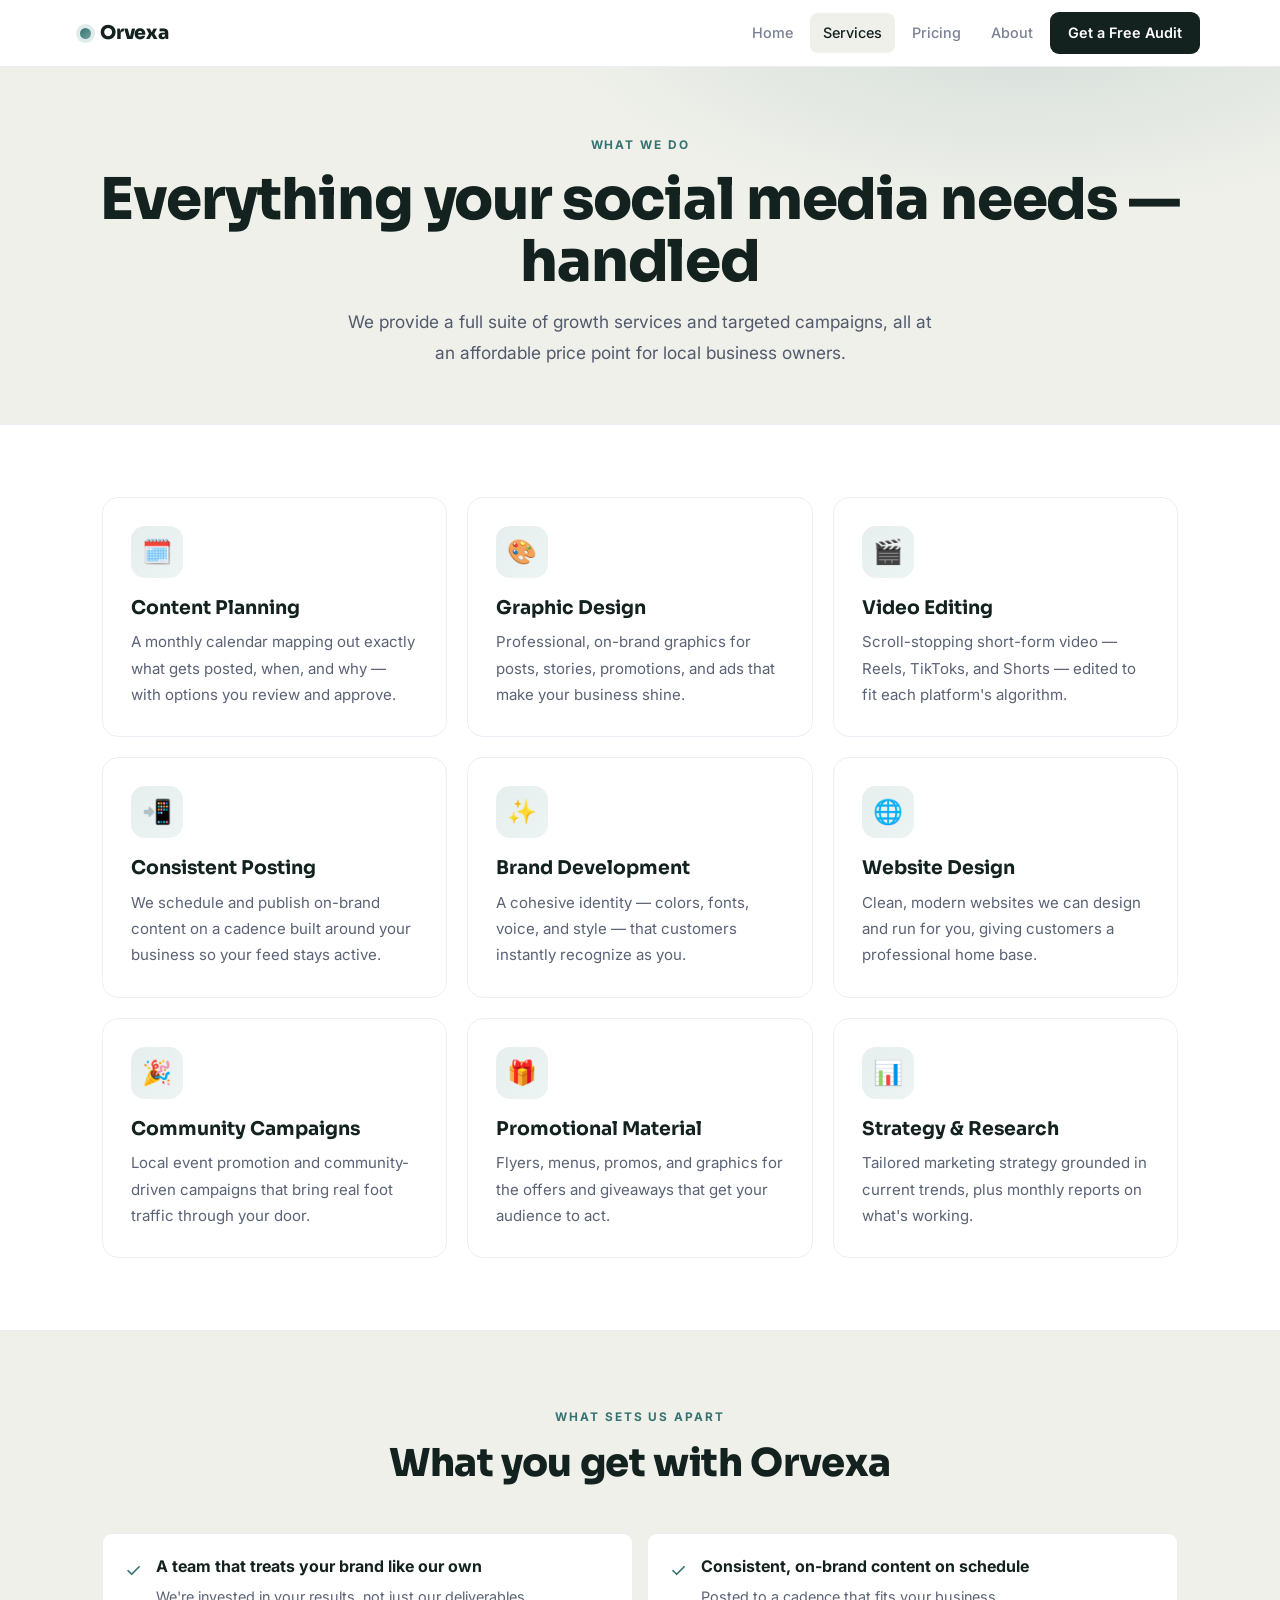
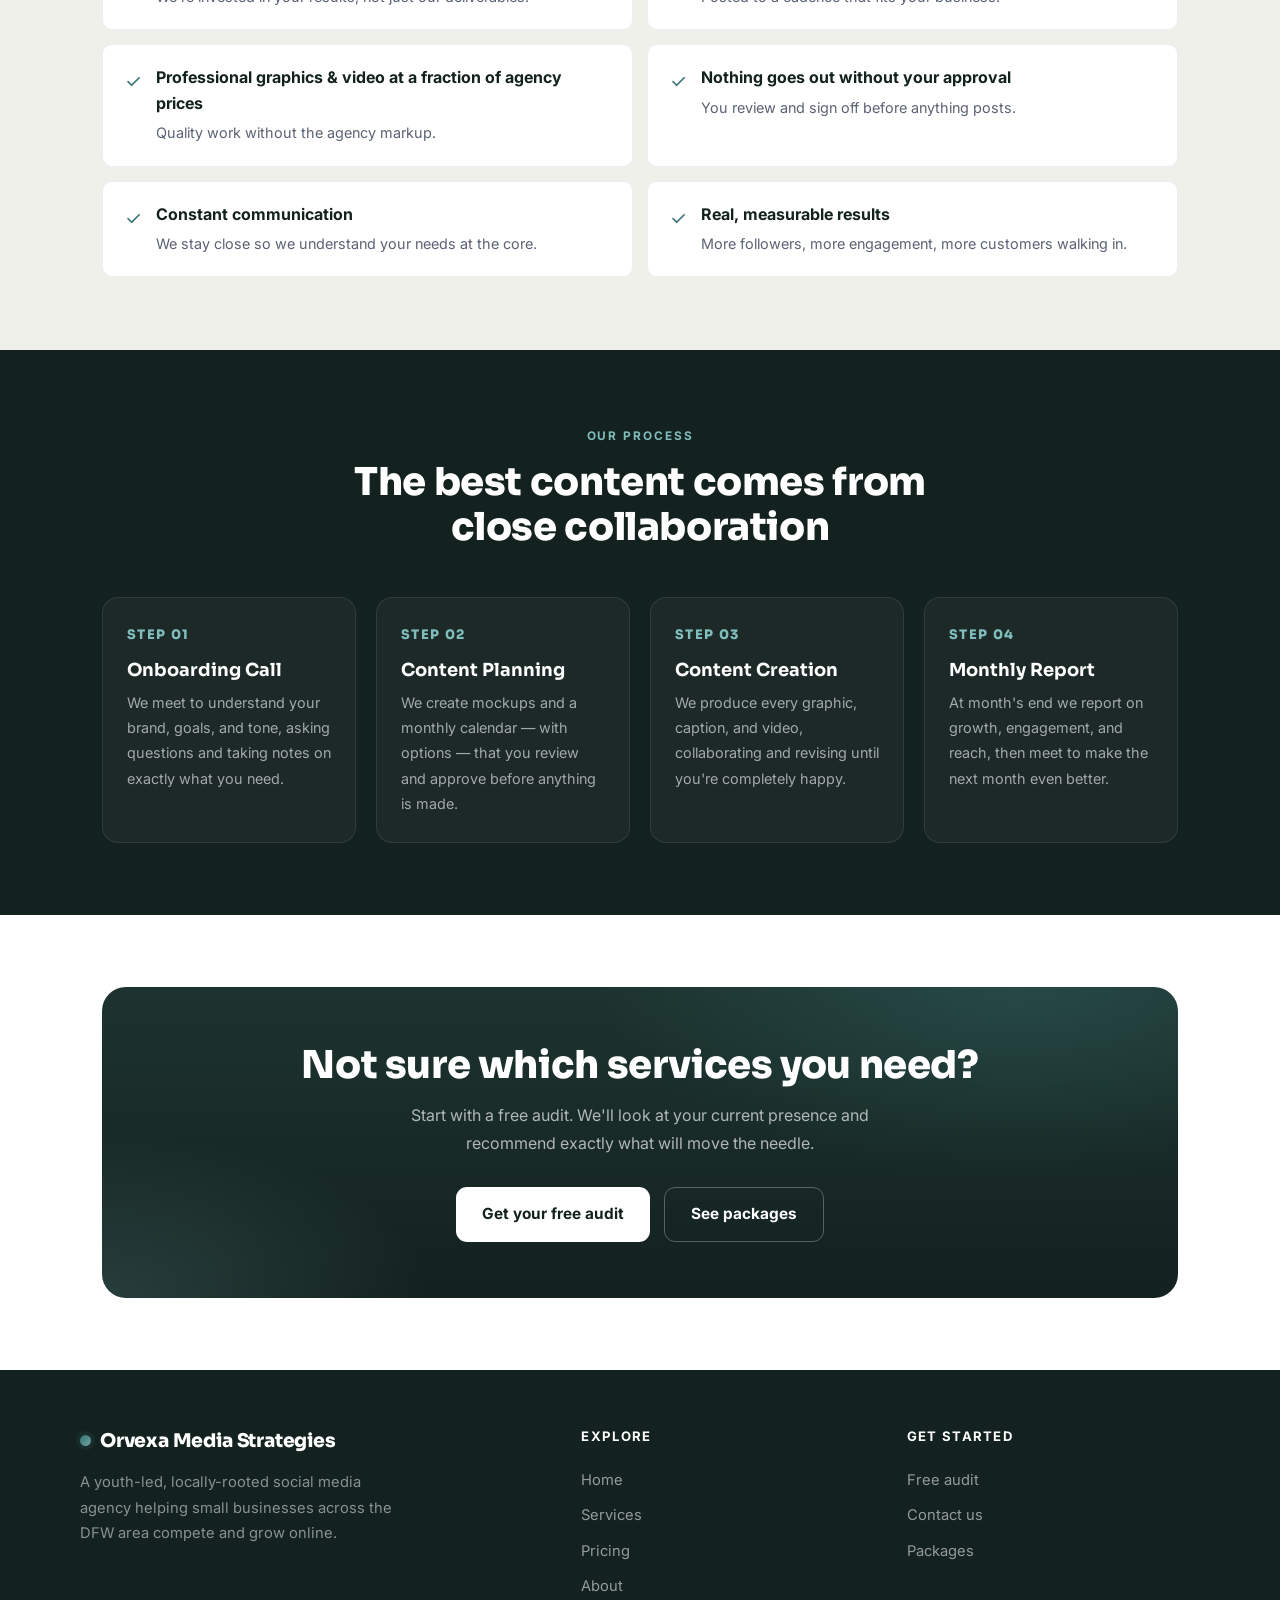
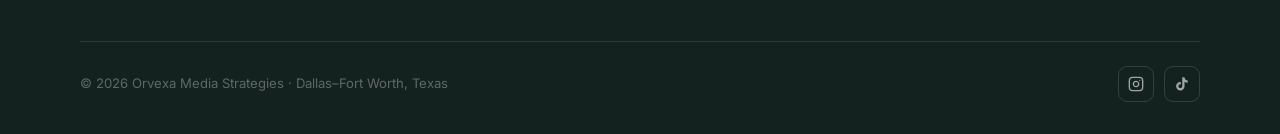
<file: services.html>
<!DOCTYPE html>
<html lang="en">
<head>
  <meta charset="UTF-8" />
  <meta name="viewport" content="width=device-width, initial-scale=1.0" />
  <title>Services — Orvexa Media Strategies</title>
  <meta name="description" content="A full suite of social media growth services for local businesses: content planning, graphic design, video editing, posting, branding, websites, and marketing strategy." />
  <link rel="stylesheet" href="css/styles.css" />
</head>
<body>

  <!-- NAV -->
  <nav class="nav">
    <div class="nav__inner">
      <a href="index.html" class="nav__logo"><span class="dot"></span>Orvexa</a>
      <div class="nav__links">
        <a href="index.html">Home</a>
        <a href="services.html">Services</a>
        <a href="pricing.html">Pricing</a>
        <a href="about.html">About</a>
        <a href="contact.html" class="nav__cta">Get a Free Audit</a>
      </div>
      <button class="nav__hamburger" aria-label="Menu"><span></span><span></span><span></span></button>
    </div>
    <div class="nav__mobile">
      <a href="index.html">Home</a>
      <a href="services.html">Services</a>
      <a href="pricing.html">Pricing</a>
      <a href="about.html">About</a>
      <a href="contact.html" class="nav__cta">Get a Free Audit</a>
    </div>
  </nav>

  <!-- PAGE HEADER -->
  <header class="page-header">
    <span class="eyebrow">What we do</span>
    <h1>Everything your social media needs — handled</h1>
    <p>We provide a full suite of growth services and targeted campaigns, all at an affordable price point for local business owners.</p>
  </header>

  <!-- SERVICES GRID -->
  <section class="section">
    <div class="container">
      <div class="services-grid">
        <div class="service-card reveal">
          <div class="service-card__icon">🗓️</div>
          <h3>Content Planning</h3>
          <p>A monthly calendar mapping out exactly what gets posted, when, and why — with options you review and approve.</p>
        </div>
        <div class="service-card reveal" data-delay="60">
          <div class="service-card__icon">🎨</div>
          <h3>Graphic Design</h3>
          <p>Professional, on-brand graphics for posts, stories, promotions, and ads that make your business shine.</p>
        </div>
        <div class="service-card reveal" data-delay="120">
          <div class="service-card__icon">🎬</div>
          <h3>Video Editing</h3>
          <p>Scroll-stopping short-form video — Reels, TikToks, and Shorts — edited to fit each platform's algorithm.</p>
        </div>
        <div class="service-card reveal">
          <div class="service-card__icon">📲</div>
          <h3>Consistent Posting</h3>
          <p>We schedule and publish on-brand content on a cadence built around your business so your feed stays active.</p>
        </div>
        <div class="service-card reveal" data-delay="60">
          <div class="service-card__icon">✨</div>
          <h3>Brand Development</h3>
          <p>A cohesive identity — colors, fonts, voice, and style — that customers instantly recognize as you.</p>
        </div>
        <div class="service-card reveal" data-delay="120">
          <div class="service-card__icon">🌐</div>
          <h3>Website Design</h3>
          <p>Clean, modern websites we can design and run for you, giving customers a professional home base.</p>
        </div>
        <div class="service-card reveal">
          <div class="service-card__icon">🎉</div>
          <h3>Community Campaigns</h3>
          <p>Local event promotion and community-driven campaigns that bring real foot traffic through your door.</p>
        </div>
        <div class="service-card reveal" data-delay="60">
          <div class="service-card__icon">🎁</div>
          <h3>Promotional Material</h3>
          <p>Flyers, menus, promos, and graphics for the offers and giveaways that get your audience to act.</p>
        </div>
        <div class="service-card reveal" data-delay="120">
          <div class="service-card__icon">📊</div>
          <h3>Strategy &amp; Research</h3>
          <p>Tailored marketing strategy grounded in current trends, plus monthly reports on what's working.</p>
        </div>
      </div>
    </div>
  </section>

  <!-- WHAT YOU GET -->
  <section class="section" style="background: var(--gray-1); border-top: 1px solid var(--gray-2); border-bottom: 1px solid var(--gray-2);">
    <div class="container">
      <div class="section-head">
        <span class="eyebrow">What sets us apart</span>
        <h2>What you get with Orvexa</h2>
      </div>
      <div class="policy-grid">
        <div class="policy-item reveal"><span class="policy-item__icon">✓</span><div><h4>A team that treats your brand like our own</h4><p>We're invested in your results, not just our deliverables.</p></div></div>
        <div class="policy-item reveal" data-delay="60"><span class="policy-item__icon">✓</span><div><h4>Consistent, on-brand content on schedule</h4><p>Posted to a cadence that fits your business.</p></div></div>
        <div class="policy-item reveal"><span class="policy-item__icon">✓</span><div><h4>Professional graphics &amp; video at a fraction of agency prices</h4><p>Quality work without the agency markup.</p></div></div>
        <div class="policy-item reveal" data-delay="60"><span class="policy-item__icon">✓</span><div><h4>Nothing goes out without your approval</h4><p>You review and sign off before anything posts.</p></div></div>
        <div class="policy-item reveal"><span class="policy-item__icon">✓</span><div><h4>Constant communication</h4><p>We stay close so we understand your needs at the core.</p></div></div>
        <div class="policy-item reveal" data-delay="60"><span class="policy-item__icon">✓</span><div><h4>Real, measurable results</h4><p>More followers, more engagement, more customers walking in.</p></div></div>
      </div>
    </div>
  </section>

  <!-- PROCESS -->
  <section class="section process">
    <div class="container">
      <div class="section-head">
        <span class="eyebrow" style="color:#7FBDBD;">Our process</span>
        <h2>The best content comes from close collaboration</h2>
      </div>
      <div class="process-grid">
        <div class="process-step reveal">
          <div class="process-step__num">STEP 01</div>
          <h3>Onboarding Call</h3>
          <p>We meet to understand your brand, goals, and tone, asking questions and taking notes on exactly what you need.</p>
        </div>
        <div class="process-step reveal" data-delay="60">
          <div class="process-step__num">STEP 02</div>
          <h3>Content Planning</h3>
          <p>We create mockups and a monthly calendar — with options — that you review and approve before anything is made.</p>
        </div>
        <div class="process-step reveal" data-delay="120">
          <div class="process-step__num">STEP 03</div>
          <h3>Content Creation</h3>
          <p>We produce every graphic, caption, and video, collaborating and revising until you're completely happy.</p>
        </div>
        <div class="process-step reveal" data-delay="180">
          <div class="process-step__num">STEP 04</div>
          <h3>Monthly Report</h3>
          <p>At month's end we report on growth, engagement, and reach, then meet to make the next month even better.</p>
        </div>
      </div>
    </div>
  </section>

  <!-- CTA -->
  <section class="section">
    <div class="container">
      <div class="cta-banner reveal">
        <h2>Not sure which services you need?</h2>
        <p>Start with a free audit. We'll look at your current presence and recommend exactly what will move the needle.</p>
        <div class="hero__actions">
          <a href="contact.html" class="btn btn--light">Get your free audit</a>
          <a href="pricing.html" class="btn btn--ghost">See packages</a>
        </div>
      </div>
    </div>
  </section>

  <!-- FOOTER -->
  <footer class="footer">
    <div class="footer__top">
      <div class="footer__brand">
        <div class="nav__logo"><span class="dot"></span>Orvexa Media Strategies</div>
        <p>A youth-led, locally-rooted social media agency helping small businesses across the DFW area compete and grow online.</p>
      </div>
      <div class="footer__col">
        <h4>Explore</h4>
        <a href="index.html">Home</a>
        <a href="services.html">Services</a>
        <a href="pricing.html">Pricing</a>
        <a href="about.html">About</a>
      </div>
      <div class="footer__col">
        <h4>Get started</h4>
        <a href="contact.html">Free audit</a>
        <a href="contact.html">Contact us</a>
        <a href="pricing.html">Packages</a>
      </div>
    </div>
    <div class="footer__bottom">
      <span class="footer__copy">© 2026 Orvexa Media Strategies · Dallas–Fort Worth, Texas</span>
      <div class="footer__socials">
        <a href="#" aria-label="Instagram"><svg width="16" height="16" viewBox="0 0 24 24" fill="none" stroke="currentColor" stroke-width="2" stroke-linecap="round" stroke-linejoin="round"><rect x="2" y="2" width="20" height="20" rx="5"/><path d="M16 11.37A4 4 0 1 1 12.63 8 4 4 0 0 1 16 11.37z"/><line x1="17.5" y1="6.5" x2="17.51" y2="6.5"/></svg></a>
        <a href="#" aria-label="TikTok"><svg width="16" height="16" viewBox="0 0 24 24" fill="currentColor"><path d="M19.59 6.69a4.83 4.83 0 01-3.77-4.25V2h-3.45v13.67a2.89 2.89 0 01-2.88 2.5 2.89 2.89 0 01-2.89-2.89 2.89 2.89 0 012.89-2.89c.28 0 .54.04.79.1V9.01a6.33 6.33 0 00-.79-.05 6.34 6.34 0 00-6.34 6.34 6.34 6.34 0 006.34 6.34 6.34 6.34 0 006.33-6.34V8.69a8.18 8.18 0 004.78 1.52V6.76a4.85 4.85 0 01-1.01-.07z"/></svg></a>
      </div>
    </div>
  </footer>

  <script src="js/main.js"></script>
</body>
</html>
</file>
<file: css/styles.css>
@import url('https://fonts.googleapis.com/css2?family=Inter:wght@300;400;500;600;700;800;900&family=Sora:wght@600;700;800&display=swap');

/* ── Design Tokens ── */
:root {
  --violet:        #377272;
  --violet-dark:   #2B5A5A;
  --violet-light:  #E2EDEC;
  --cyan:          #6FA3A3;
  --ink:           #13211F;
  --ink-2:         #1D332F;
  --gray-1:        #EFF0EA;
  --gray-2:        #ECEEF4;
  --gray-3:        #D5D9E3;
  --gray-4:        #7A8194;
  --white:         #FFFFFF;

  --font:     'Inter', -apple-system, BlinkMacSystemFont, sans-serif;
  --display:  'Sora', 'Inter', sans-serif;

  --radius:    16px;
  --radius-sm: 10px;
  --shadow:        0 2px 14px rgba(19,33,31,.07);
  --shadow-hover:  0 16px 40px rgba(19,33,31,.16);
  --shadow-violet: 0 14px 36px rgba(55,114,114,.30);
  --transition: 0.2s ease;
}

/* ── Reset ── */
*, *::before, *::after { box-sizing: border-box; margin: 0; padding: 0; }
html { scroll-behavior: smooth; }
body {
  font-family: var(--font);
  background: var(--white);
  color: var(--ink);
  line-height: 1.6;
  -webkit-font-smoothing: antialiased;
}
img { max-width: 100%; display: block; }
a { color: inherit; text-decoration: none; }
ul { list-style: none; }
button { cursor: pointer; font-family: var(--font); border: none; background: none; }

/* ── Typography ── */
h1, h2, h3 { font-family: var(--display); }
h1 { font-size: clamp(2.1rem, 6vw, 3.6rem); font-weight: 800; line-height: 1.08; letter-spacing: -0.02em; }
h2 { font-size: clamp(1.6rem, 3.4vw, 2.4rem); font-weight: 800; line-height: 1.15; letter-spacing: -0.01em; }
h3 { font-size: clamp(1.15rem, 2.5vw, 1.4rem); font-weight: 700; line-height: 1.3; }
h4 { font-size: 1rem; font-weight: 700; }
p  { font-size: 1rem; line-height: 1.75; color: #41495b; }

.grad-text {
  background: linear-gradient(100deg, var(--violet) 0%, var(--cyan) 100%);
  -webkit-background-clip: text;
  background-clip: text;
  -webkit-text-fill-color: transparent;
}

/* ── Layout Helpers ── */
.container { width: 100%; max-width: 1120px; margin: 0 auto; padding: 0 22px; }
.section    { padding: 72px 0; }
.section-sm { padding: 44px 0; }
.eyebrow {
  display: inline-block;
  font-size: 0.74rem;
  font-weight: 700;
  letter-spacing: 0.16em;
  text-transform: uppercase;
  color: var(--violet);
  margin-bottom: 14px;
}
.center { text-align: center; }
.lead { font-size: 1.1rem; max-width: 620px; margin: 0 auto; color: #51596b; }

/* ══════════════════════════════════ NAV ══════════════════════════════════ */
.nav {
  position: sticky;
  top: 0;
  z-index: 100;
  background: rgba(255,255,255,.85);
  backdrop-filter: saturate(180%) blur(12px);
  border-bottom: 1px solid var(--gray-2);
  padding: 0 22px;
}
.nav__inner {
  max-width: 1120px;
  margin: 0 auto;
  height: 66px;
  display: flex;
  align-items: center;
  justify-content: space-between;
}
.nav__logo {
  display: flex;
  align-items: center;
  gap: 9px;
  font-family: var(--display);
  font-size: 1.18rem;
  font-weight: 800;
  letter-spacing: -0.01em;
  color: var(--ink);
}
.nav__logo .dot {
  width: 11px; height: 11px;
  border-radius: 50%;
  background: linear-gradient(135deg, var(--violet), var(--cyan));
  box-shadow: 0 0 0 4px rgba(55,114,114,.14);
}
.nav__links { display: flex; align-items: center; gap: 4px; }
.nav__links a {
  font-size: 0.9rem;
  font-weight: 500;
  color: var(--gray-4);
  padding: 8px 13px;
  border-radius: 8px;
  transition: color var(--transition), background var(--transition);
}
.nav__links a:hover, .nav__links a.active { color: var(--ink); background: var(--gray-1); }
.nav__cta {
  background: var(--ink);
  color: var(--white) !important;
  padding: 9px 18px !important;
  border-radius: 9px !important;
  font-weight: 600 !important;
  font-size: 0.9rem;
  transition: transform var(--transition), opacity var(--transition) !important;
}
.nav__cta:hover { opacity: 0.92; transform: translateY(-1px); background: var(--ink) !important; color: var(--white) !important; }

.nav__hamburger { display: none; flex-direction: column; gap: 5px; padding: 8px; }
.nav__hamburger span { display: block; width: 22px; height: 2px; background: var(--ink); border-radius: 2px; transition: all .3s ease; }
.nav__mobile {
  display: none;
  flex-direction: column;
  gap: 4px;
  padding: 12px 0 18px;
  border-top: 1px solid var(--gray-2);
}
.nav__mobile a { font-size: 0.96rem; font-weight: 500; color: var(--ink); padding: 11px 4px; border-bottom: 1px solid var(--gray-1); }
.nav__mobile .nav__cta { margin-top: 10px; text-align: center; padding: 13px 18px !important; }
.nav__mobile.open { display: flex; }

@media (max-width: 760px) {
  .nav__links { display: none; }
  .nav__hamburger { display: flex; }
}

/* ══════════════════════════════════ HERO ══════════════════════════════════ */
.hero {
  position: relative;
  background:
    radial-gradient(1200px 480px at 78% -8%, rgba(55,114,114,.20), transparent 60%),
    radial-gradient(900px 420px at 6% 12%, rgba(111,163,163,.14), transparent 55%),
    linear-gradient(180deg, #13211F 0%, #1D332F 100%);
  color: var(--white);
  overflow: hidden;
  padding: 86px 22px 96px;
  text-align: center;
}
.hero__eyebrow {
  display: inline-block;
  font-size: 0.74rem;
  font-weight: 700;
  letter-spacing: 0.16em;
  text-transform: uppercase;
  color: #BCDAD6;
  background: rgba(55,114,114,.16);
  border: 1px solid rgba(55,114,114,.4);
  border-radius: 100px;
  padding: 6px 16px;
  margin-bottom: 24px;
}
.hero h1 { max-width: 880px; margin: 0 auto 22px; color: var(--white); }
.hero h1 span { background: linear-gradient(100deg, #7FBDBD 0%, #A9D2CC 100%); -webkit-background-clip: text; background-clip: text; -webkit-text-fill-color: transparent; }
.hero__tagline {
  font-size: clamp(1rem, 2.3vw, 1.2rem);
  color: rgba(255,255,255,.66);
  max-width: 620px;
  margin: 0 auto 36px;
  line-height: 1.6;
}
.hero__actions { display: flex; gap: 14px; justify-content: center; flex-wrap: wrap; }
.hero__stats {
  display: flex;
  gap: 40px;
  justify-content: center;
  flex-wrap: wrap;
  margin-top: 64px;
  padding-top: 36px;
  border-top: 1px solid rgba(255,255,255,.1);
}
.hero__stat strong { font-family: var(--display); display: block; font-size: 1.9rem; font-weight: 800; color: var(--white); }
.hero__stat span { font-size: 0.82rem; color: rgba(255,255,255,.5); letter-spacing: 0.03em; }

/* ══════════════════════════════════ BUTTONS ══════════════════════════════════ */
.btn {
  display: inline-flex;
  align-items: center;
  gap: 8px;
  padding: 14px 26px;
  border-radius: 11px;
  font-weight: 700;
  font-size: 0.96rem;
  transition: transform var(--transition), box-shadow var(--transition), opacity var(--transition);
  white-space: nowrap;
}
.btn--primary { background: linear-gradient(100deg, var(--violet), var(--violet-dark)); color: var(--white); box-shadow: var(--shadow-violet); }
.btn--primary:hover { transform: translateY(-2px); box-shadow: 0 18px 44px rgba(55,114,114,.42); }
.btn--light { background: var(--white); color: var(--ink); }
.btn--light:hover { transform: translateY(-2px); }
.btn--ghost { background: transparent; color: var(--white); border: 1.5px solid rgba(255,255,255,.28); }
.btn--ghost:hover { border-color: rgba(255,255,255,.7); transform: translateY(-2px); }
.btn--dark { background: var(--ink); color: var(--white); }
.btn--dark:hover { transform: translateY(-2px); opacity: .94; }
.btn--outline { background: transparent; color: var(--ink); border: 1.5px solid var(--gray-3); }
.btn--outline:hover { border-color: var(--ink); transform: translateY(-2px); }
.btn--block { width: 100%; justify-content: center; }

/* ══════════════════════════════════ SECTION HEADER ══════════════════════════════════ */
.section-head { max-width: 640px; margin: 0 auto 48px; text-align: center; }
.section-head p { margin-top: 14px; color: #51596b; font-size: 1.05rem; }

/* ══════════════════════════════════ LOGO STRIP ══════════════════════════════════ */
.trust { background: var(--gray-1); border-top: 1px solid var(--gray-2); border-bottom: 1px solid var(--gray-2); padding: 30px 0; }
.trust__label { text-align: center; font-size: 0.78rem; font-weight: 600; letter-spacing: 0.1em; text-transform: uppercase; color: var(--gray-4); margin-bottom: 20px; }
.trust__row { display: flex; flex-wrap: wrap; justify-content: center; gap: 16px 30px; }
.trust__pill {
  display: inline-flex; align-items: center; gap: 8px;
  font-size: 0.9rem; font-weight: 600; color: #5a6275;
  padding: 8px 16px; border-radius: 100px; background: var(--white); border: 1px solid var(--gray-2);
}

/* ══════════════════════════════════ PROBLEM ══════════════════════════════════ */
.problem-grid { display: grid; grid-template-columns: 1fr; gap: 18px; }
@media (min-width: 640px) { .problem-grid { grid-template-columns: repeat(2, 1fr); } }
@media (min-width: 960px) { .problem-grid { grid-template-columns: repeat(3, 1fr); } }
.problem-card {
  background: var(--white);
  border: 1px solid var(--gray-2);
  border-radius: var(--radius);
  padding: 26px;
  transition: box-shadow var(--transition), transform var(--transition);
}
.problem-card:hover { box-shadow: var(--shadow); transform: translateY(-3px); }
.problem-card__icon {
  width: 46px; height: 46px; border-radius: 12px;
  display: flex; align-items: center; justify-content: center;
  font-size: 1.4rem; margin-bottom: 16px;
  background: var(--violet-light); color: var(--violet);
}
.problem-card h3 { font-size: 1.1rem; margin-bottom: 8px; }
.problem-card p { font-size: 0.94rem; color: #5a6275; }

/* ── Stat bar panel ── */
.stat-panel {
  margin-top: 34px;
  background: var(--white);
  border: 1px solid var(--gray-2);
  border-radius: var(--radius);
  padding: 30px 32px;
  box-shadow: var(--shadow);
}
.stat-panel__head { display: flex; align-items: center; justify-content: space-between; gap: 12px; margin-bottom: 26px; }
.stat-panel__head h3 { font-size: 1.12rem; }
.stat-panel__tag {
  font-size: 0.72rem; font-weight: 700; letter-spacing: 0.04em;
  color: var(--violet); background: var(--violet-light);
  padding: 5px 13px; border-radius: 100px; white-space: nowrap;
}
.bar-row { margin-bottom: 20px; }
.bar-row:last-child { margin-bottom: 0; }
.bar-row__top { display: flex; justify-content: space-between; align-items: baseline; gap: 12px; margin-bottom: 8px; }
.bar-row__label { font-size: 0.92rem; font-weight: 600; color: #41495b; }
.bar-row__val { font-family: var(--display); font-size: 1.1rem; font-weight: 800; color: var(--violet); }
.bar-row__track { height: 11px; background: var(--gray-2); border-radius: 100px; overflow: hidden; }
.bar-row__fill { height: 100%; border-radius: 100px; background: linear-gradient(90deg, var(--violet), var(--cyan)); }

/* ── Metric (stat dashboard) cards ── */
.metric-grid { display: grid; grid-template-columns: 1fr; gap: 20px; }
@media (min-width: 560px) { .metric-grid { grid-template-columns: repeat(2, 1fr); } }
@media (min-width: 980px) { .metric-grid { grid-template-columns: repeat(4, 1fr); } }
.metric-card {
  background: var(--white);
  border: 1px solid var(--gray-2);
  border-radius: var(--radius);
  padding: 28px 22px;
  text-align: center;
  transition: box-shadow var(--transition), transform var(--transition);
}
.metric-card:hover { box-shadow: var(--shadow-hover); transform: translateY(-4px); }
.metric-card__viz { height: 124px; display: flex; align-items: center; justify-content: center; margin-bottom: 14px; }
.metric-card__viz svg { width: 124px; height: 124px; }
.metric-card p { font-size: 0.9rem; color: #5a6275; line-height: 1.55; }
.metric-note { text-align: center; font-size: 0.8rem; color: var(--gray-4); margin-top: 28px; }
.ring-track { stroke: var(--gray-2); }
.ring-val { stroke: var(--violet); }
.ring-text { font-family: var(--display); font-weight: 800; fill: var(--ink); }

/* ══════════════════════════════════ SERVICES ══════════════════════════════════ */
.services-grid { display: grid; grid-template-columns: 1fr; gap: 20px; }
@media (min-width: 600px) { .services-grid { grid-template-columns: repeat(2, 1fr); } }
@media (min-width: 980px) { .services-grid { grid-template-columns: repeat(3, 1fr); } }
.service-card {
  position: relative;
  background: var(--white);
  border: 1px solid var(--gray-2);
  border-radius: var(--radius);
  padding: 28px;
  overflow: hidden;
  transition: box-shadow var(--transition), transform var(--transition), border-color var(--transition);
}
.service-card:hover { box-shadow: var(--shadow-hover); transform: translateY(-4px); border-color: transparent; }
.service-card__icon {
  width: 52px; height: 52px; border-radius: 14px;
  display: flex; align-items: center; justify-content: center;
  font-size: 1.5rem; margin-bottom: 18px;
  background: linear-gradient(135deg, rgba(55,114,114,.12), rgba(111,163,163,.12));
}
.service-card h3 { font-size: 1.18rem; margin-bottom: 9px; }
.service-card p { font-size: 0.94rem; color: #5a6275; }

/* ══════════════════════════════════ PROCESS ══════════════════════════════════ */
.process { background: var(--ink); color: var(--white); }
.process .section-head h2 { color: var(--white); }
.process .section-head p { color: rgba(255,255,255,.6); }
.process-grid { display: grid; grid-template-columns: 1fr; gap: 20px; }
@media (min-width: 620px) { .process-grid { grid-template-columns: repeat(2, 1fr); } }
@media (min-width: 980px) { .process-grid { grid-template-columns: repeat(4, 1fr); } }
.process-step {
  background: rgba(255,255,255,.04);
  border: 1px solid rgba(255,255,255,.09);
  border-radius: var(--radius);
  padding: 26px 24px;
  transition: background var(--transition), transform var(--transition);
}
.process-step:hover { background: rgba(255,255,255,.07); transform: translateY(-3px); }
.process-step__num {
  font-family: var(--display);
  font-size: 0.82rem; font-weight: 800; letter-spacing: 0.1em;
  color: #7FBDBD; margin-bottom: 14px;
}
.process-step h3 { font-size: 1.12rem; color: var(--white); margin-bottom: 8px; }
.process-step p { font-size: 0.9rem; color: rgba(255,255,255,.6); }
.process-chart {
  max-width: 840px;
  margin: 0 auto 44px;
  background: rgba(255,255,255,.04);
  border: 1px solid rgba(255,255,255,.09);
  border-radius: var(--radius);
  padding: 24px 26px 18px;
}
.process-chart__caption {
  display: flex; align-items: center; justify-content: space-between; gap: 12px;
  margin-bottom: 10px;
}
.process-chart__caption > span:first-child {
  font-family: var(--display); font-size: 0.96rem; font-weight: 700; color: var(--white);
}
.process-chart__trend {
  font-size: 0.78rem; font-weight: 700; letter-spacing: 0.04em;
  color: #A9D2CC; background: rgba(127,189,189,.14);
  border: 1px solid rgba(127,189,189,.3);
  padding: 4px 12px; border-radius: 100px;
}
.process-chart svg { width: 100%; height: auto; display: block; font-family: var(--font); }

/* ══════════════════════════════════ WHY / VALUES ══════════════════════════════════ */
.values-grid { display: grid; grid-template-columns: 1fr; gap: 18px; }
@media (min-width: 560px) { .values-grid { grid-template-columns: repeat(2, 1fr); } }
@media (min-width: 980px) { .values-grid { grid-template-columns: repeat(4, 1fr); } }
.value-card {
  border-radius: var(--radius);
  padding: 28px 24px;
  background: var(--gray-1);
  border: 1px solid var(--gray-2);
}
.value-card__icon { font-size: 1.8rem; margin-bottom: 14px; }
.value-card h3 { font-size: 1.12rem; margin-bottom: 8px; }
.value-card p { font-size: 0.92rem; color: #5a6275; }

/* ══════════════════════════════════ PRICING ══════════════════════════════════ */
.pricing-grid { display: grid; grid-template-columns: 1fr; gap: 22px; align-items: stretch; }
@media (min-width: 900px) { .pricing-grid { grid-template-columns: repeat(3, 1fr); } }
.price-card {
  position: relative;
  background: var(--white);
  border: 1.5px solid var(--gray-2);
  border-radius: 20px;
  padding: 32px 28px;
  display: flex;
  flex-direction: column;
  transition: box-shadow var(--transition), transform var(--transition);
}
.price-card:hover { box-shadow: var(--shadow-hover); transform: translateY(-4px); }
.price-card--featured {
  border-color: transparent;
  background: linear-gradient(180deg, #1D332F 0%, #13211F 100%);
  color: var(--white);
  box-shadow: var(--shadow-violet);
}
.price-card--featured p, .price-card--featured .price-card__period { color: rgba(255,255,255,.62); }
.price-badge {
  position: absolute; top: -13px; left: 50%; transform: translateX(-50%);
  background: linear-gradient(100deg, var(--violet), var(--cyan));
  color: var(--white); font-size: 0.72rem; font-weight: 700; letter-spacing: 0.08em;
  text-transform: uppercase; padding: 5px 14px; border-radius: 100px;
}
.price-card__name { font-family: var(--display); font-size: 1.3rem; font-weight: 700; margin-bottom: 6px; }
.price-card__desc { font-size: 0.9rem; color: var(--gray-4); margin-bottom: 22px; }
.price-card--featured .price-card__desc { color: rgba(255,255,255,.55); }
.price-card__price { font-family: var(--display); font-size: 2.1rem; font-weight: 800; letter-spacing: -0.01em; }
.price-card__period { font-size: 0.86rem; color: var(--gray-4); margin-bottom: 24px; }
.price-card__list { display: flex; flex-direction: column; gap: 12px; margin-bottom: 28px; flex: 1; }
.price-card__list li { display: flex; align-items: flex-start; gap: 10px; font-size: 0.92rem; color: #41495b; }
.price-card--featured .price-card__list li { color: rgba(255,255,255,.82); }
.price-card__check {
  flex-shrink: 0; width: 20px; height: 20px; border-radius: 50%;
  background: var(--violet-light); color: var(--violet);
  display: flex; align-items: center; justify-content: center; font-size: 0.7rem; font-weight: 800; margin-top: 2px;
}
.price-card--featured .price-card__check { background: rgba(55,114,114,.3); color: #BCDAD6; }
.pricing-note { text-align: center; max-width: 640px; margin: 36px auto 0; font-size: 0.92rem; color: var(--gray-4); }

/* ══════════════════════════════════ POLICIES ══════════════════════════════════ */
.policy-grid { display: grid; grid-template-columns: 1fr; gap: 14px; }
@media (min-width: 640px) { .policy-grid { grid-template-columns: repeat(2, 1fr); } }
.policy-item {
  display: flex; align-items: flex-start; gap: 14px;
  padding: 20px 22px;
  border: 1px solid var(--gray-2);
  border-radius: var(--radius-sm);
  background: var(--white);
}
.policy-item__icon { flex-shrink: 0; color: var(--violet); font-size: 1.2rem; margin-top: 1px; }
.policy-item h4 { margin-bottom: 4px; }
.policy-item p { font-size: 0.9rem; color: #5a6275; }

/* ══════════════════════════════════ TEAM ══════════════════════════════════ */
.team-grid { display: grid; grid-template-columns: 1fr; gap: 22px; }
@media (min-width: 640px) { .team-grid { grid-template-columns: repeat(3, 1fr); } }
.team-card {
  text-align: center;
  background: var(--white);
  border: 1px solid var(--gray-2);
  border-radius: var(--radius);
  padding: 32px 24px;
  transition: box-shadow var(--transition), transform var(--transition);
}
.team-card:hover { box-shadow: var(--shadow-hover); transform: translateY(-4px); }
.team-card__avatar {
  width: 96px; height: 96px; border-radius: 50%;
  margin: 0 auto 18px;
  display: flex; align-items: center; justify-content: center;
  font-family: var(--display); font-size: 2rem; font-weight: 800; color: var(--white);
  background: linear-gradient(135deg, var(--violet), var(--cyan));
}
.team-card h3 { font-size: 1.2rem; margin-bottom: 4px; }
.team-card__role { font-size: 0.85rem; font-weight: 600; color: var(--violet); letter-spacing: 0.04em; text-transform: uppercase; margin-bottom: 12px; }
.team-card p { font-size: 0.92rem; color: #5a6275; }

/* ══════════════════════════════════ CTA BANNER ══════════════════════════════════ */
.cta-banner {
  position: relative;
  overflow: hidden;
  background:
    radial-gradient(700px 320px at 85% 0%, rgba(55,114,114,.35), transparent 60%),
    radial-gradient(600px 300px at 0% 100%, rgba(111,163,163,.22), transparent 55%),
    linear-gradient(180deg, #1D332F, #13211F);
  border-radius: 24px;
  padding: 56px 40px;
  text-align: center;
  color: var(--white);
}
.cta-banner h2 { color: var(--white); margin-bottom: 14px; }
.cta-banner p { color: rgba(255,255,255,.66); max-width: 520px; margin: 0 auto 30px; }
.cta-banner .hero__actions { margin-top: 0; }

/* ══════════════════════════════════ PAGE HEADER ══════════════════════════════════ */
.page-header {
  background:
    radial-gradient(800px 360px at 80% -20%, rgba(55,114,114,.16), transparent 60%),
    var(--gray-1);
  border-bottom: 1px solid var(--gray-2);
  padding: 64px 22px 56px;
  text-align: center;
}
.page-header h1 { margin-bottom: 14px; }
.page-header p { max-width: 600px; margin: 0 auto; color: #51596b; font-size: 1.08rem; }

/* ══════════════════════════════════ CONTACT ══════════════════════════════════ */
.contact-wrap { display: grid; grid-template-columns: 1fr; gap: 40px; }
@media (min-width: 880px) { .contact-wrap { grid-template-columns: 1fr 1.1fr; } }
.contact-info h2 { margin-bottom: 14px; }
.contact-info p { margin-bottom: 26px; color: #51596b; }
.contact-list { display: flex; flex-direction: column; gap: 18px; }
.contact-list__item { display: flex; align-items: flex-start; gap: 14px; }
.contact-list__icon {
  flex-shrink: 0; width: 44px; height: 44px; border-radius: 12px;
  background: var(--violet-light); color: var(--violet);
  display: flex; align-items: center; justify-content: center; font-size: 1.2rem;
}
.contact-list__item h4 { margin-bottom: 2px; }
.contact-list__item a, .contact-list__item span { font-size: 0.92rem; color: #5a6275; }
.contact-list__item a:hover { color: var(--violet); }

.form-card {
  background: var(--white);
  border: 1px solid var(--gray-2);
  border-radius: 20px;
  padding: 34px 30px;
  box-shadow: var(--shadow);
}
.form-row { display: grid; grid-template-columns: 1fr; gap: 16px; }
@media (min-width: 520px) { .form-row { grid-template-columns: 1fr 1fr; } }
.field { display: flex; flex-direction: column; gap: 7px; margin-bottom: 16px; }
.field label { font-size: 0.85rem; font-weight: 600; color: var(--ink); }
.field input, .field select, .field textarea {
  padding: 13px 15px;
  border: 1.5px solid var(--gray-3);
  border-radius: 10px;
  font-family: var(--font);
  font-size: 0.95rem;
  color: var(--ink);
  outline: none;
  transition: border-color var(--transition), box-shadow var(--transition);
  background: var(--white);
}
.field input:focus, .field select:focus, .field textarea:focus {
  border-color: var(--violet);
  box-shadow: 0 0 0 4px rgba(55,114,114,.12);
}
.field textarea { resize: vertical; min-height: 120px; }
.form-success {
  display: none;
  flex-direction: column; align-items: center; gap: 12px; text-align: center; padding: 28px 12px;
}
.form-success__icon {
  width: 70px; height: 70px; border-radius: 50%;
  background: var(--violet-light); color: var(--violet);
  display: flex; align-items: center; justify-content: center; font-size: 2rem;
}

/* ══════════════════════════════════ FAQ ══════════════════════════════════ */
.faq-list { max-width: 760px; margin: 0 auto; display: flex; flex-direction: column; gap: 12px; }
.faq-item { border: 1px solid var(--gray-2); border-radius: var(--radius-sm); background: var(--white); overflow: hidden; }
.faq-q {
  width: 100%; text-align: left;
  display: flex; align-items: center; justify-content: space-between; gap: 16px;
  padding: 20px 22px; font-size: 1rem; font-weight: 600; color: var(--ink);
}
.faq-q__plus { flex-shrink: 0; font-size: 1.4rem; color: var(--violet); transition: transform var(--transition); }
.faq-item.open .faq-q__plus { transform: rotate(45deg); }
.faq-a { max-height: 0; overflow: hidden; transition: max-height .3s ease; }
.faq-a p { padding: 0 22px 20px; font-size: 0.94rem; color: #5a6275; margin: 0; }

/* ══════════════════════════════════ ABOUT CONTENT ══════════════════════════════════ */
.prose { max-width: 760px; margin: 0 auto; }
.prose h2 { margin: 0 0 16px; }
.prose p { margin-bottom: 18px; font-size: 1.05rem; line-height: 1.8; color: #2f3849; }
.mission-card {
  display: grid; grid-template-columns: 1fr; gap: 22px;
}
@media (min-width: 720px) { .mission-card { grid-template-columns: 1fr 1fr; } }
.mv-box {
  border-radius: var(--radius);
  padding: 30px 28px;
  border: 1px solid var(--gray-2);
  background: var(--gray-1);
}
.mv-box .eyebrow { margin-bottom: 10px; }
.mv-box p { font-size: 1.02rem; color: #2f3849; margin: 0; line-height: 1.7; }

/* ══════════════════════════════════ FOOTER ══════════════════════════════════ */
.footer { background: var(--ink); color: rgba(255,255,255,.5); padding: 56px 22px 32px; }
.footer__top {
  max-width: 1120px; margin: 0 auto;
  display: grid; grid-template-columns: 1fr; gap: 32px;
  padding-bottom: 36px; border-bottom: 1px solid rgba(255,255,255,.1);
}
@media (min-width: 760px) { .footer__top { grid-template-columns: 1.6fr 1fr 1fr; } }
.footer__brand .nav__logo { color: var(--white); margin-bottom: 14px; }
.footer__brand p { font-size: 0.92rem; color: rgba(255,255,255,.5); max-width: 320px; }
.footer__col h4 { color: var(--white); font-size: 0.82rem; letter-spacing: 0.1em; text-transform: uppercase; margin-bottom: 16px; }
.footer__col a { display: block; font-size: 0.92rem; color: rgba(255,255,255,.55); padding: 6px 0; transition: color var(--transition); }
.footer__col a:hover { color: var(--white); }
.footer__bottom {
  max-width: 1120px; margin: 0 auto; padding-top: 24px;
  display: flex; flex-wrap: wrap; gap: 12px; justify-content: space-between; align-items: center;
}
.footer__copy { font-size: 0.82rem; color: rgba(255,255,255,.32); }
.footer__socials { display: flex; gap: 10px; }
.footer__socials a {
  width: 36px; height: 36px; border-radius: 9px;
  display: flex; align-items: center; justify-content: center;
  border: 1px solid rgba(255,255,255,.14); color: rgba(255,255,255,.6);
  transition: color var(--transition), border-color var(--transition);
}
.footer__socials a:hover { color: var(--white); border-color: rgba(255,255,255,.4); }

/* ── Fade in ── */
@keyframes fadeUp { from { opacity: 0; transform: translateY(18px); } to { opacity: 1; transform: translateY(0); } }
.reveal { opacity: 0; }
.reveal.in { animation: fadeUp .55s ease forwards; }
</file>
